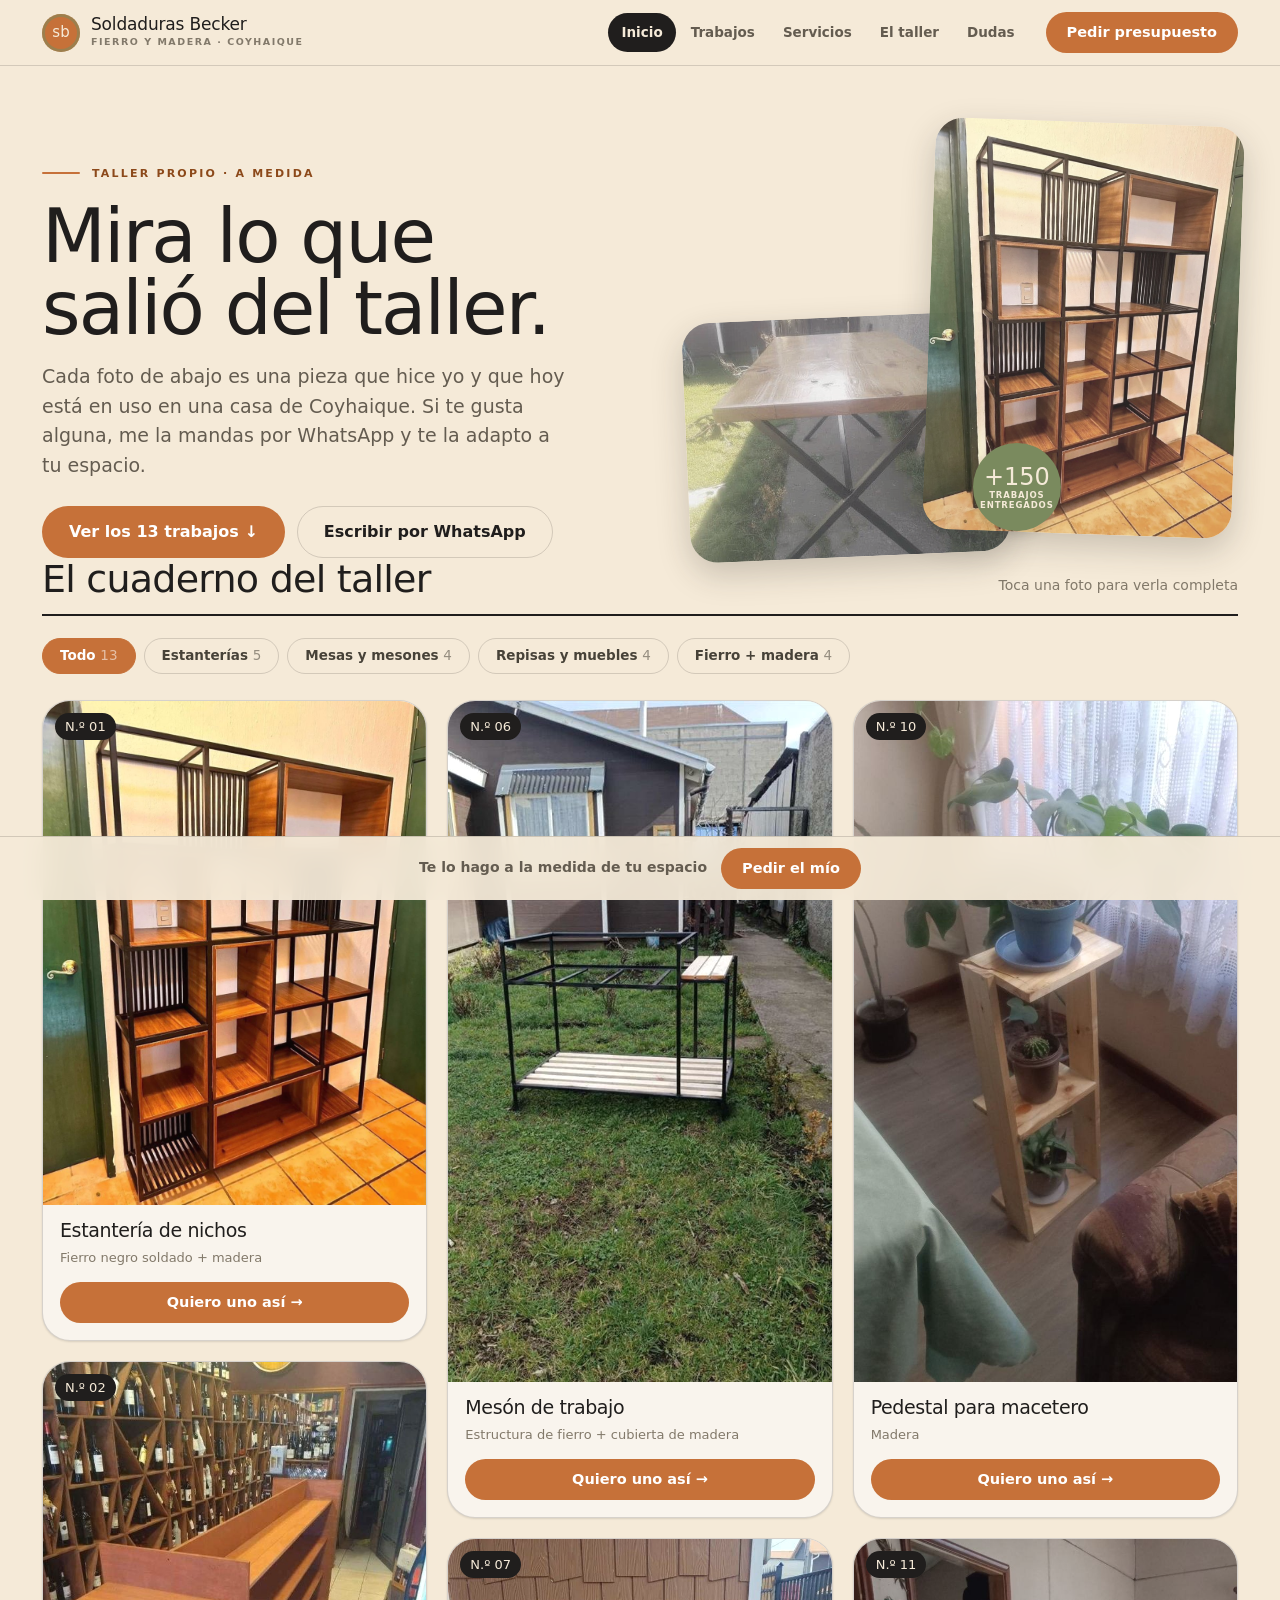
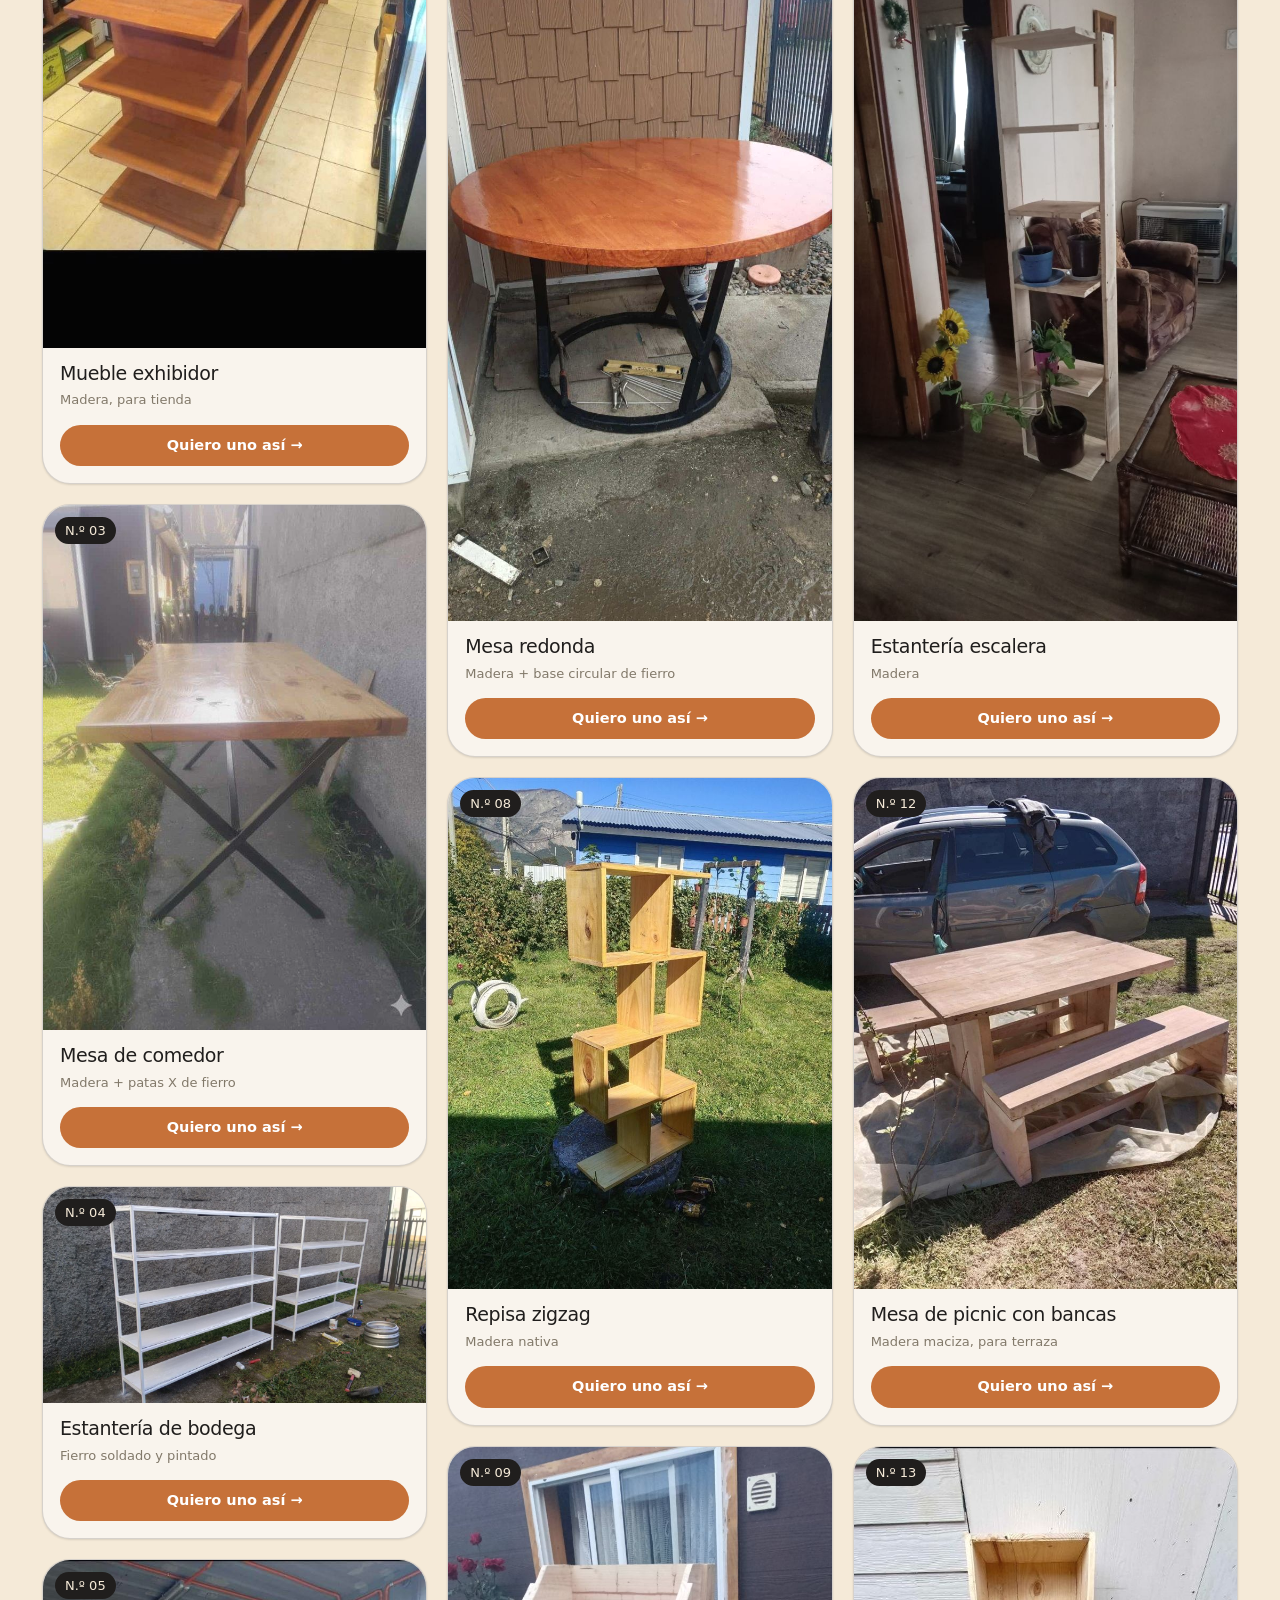
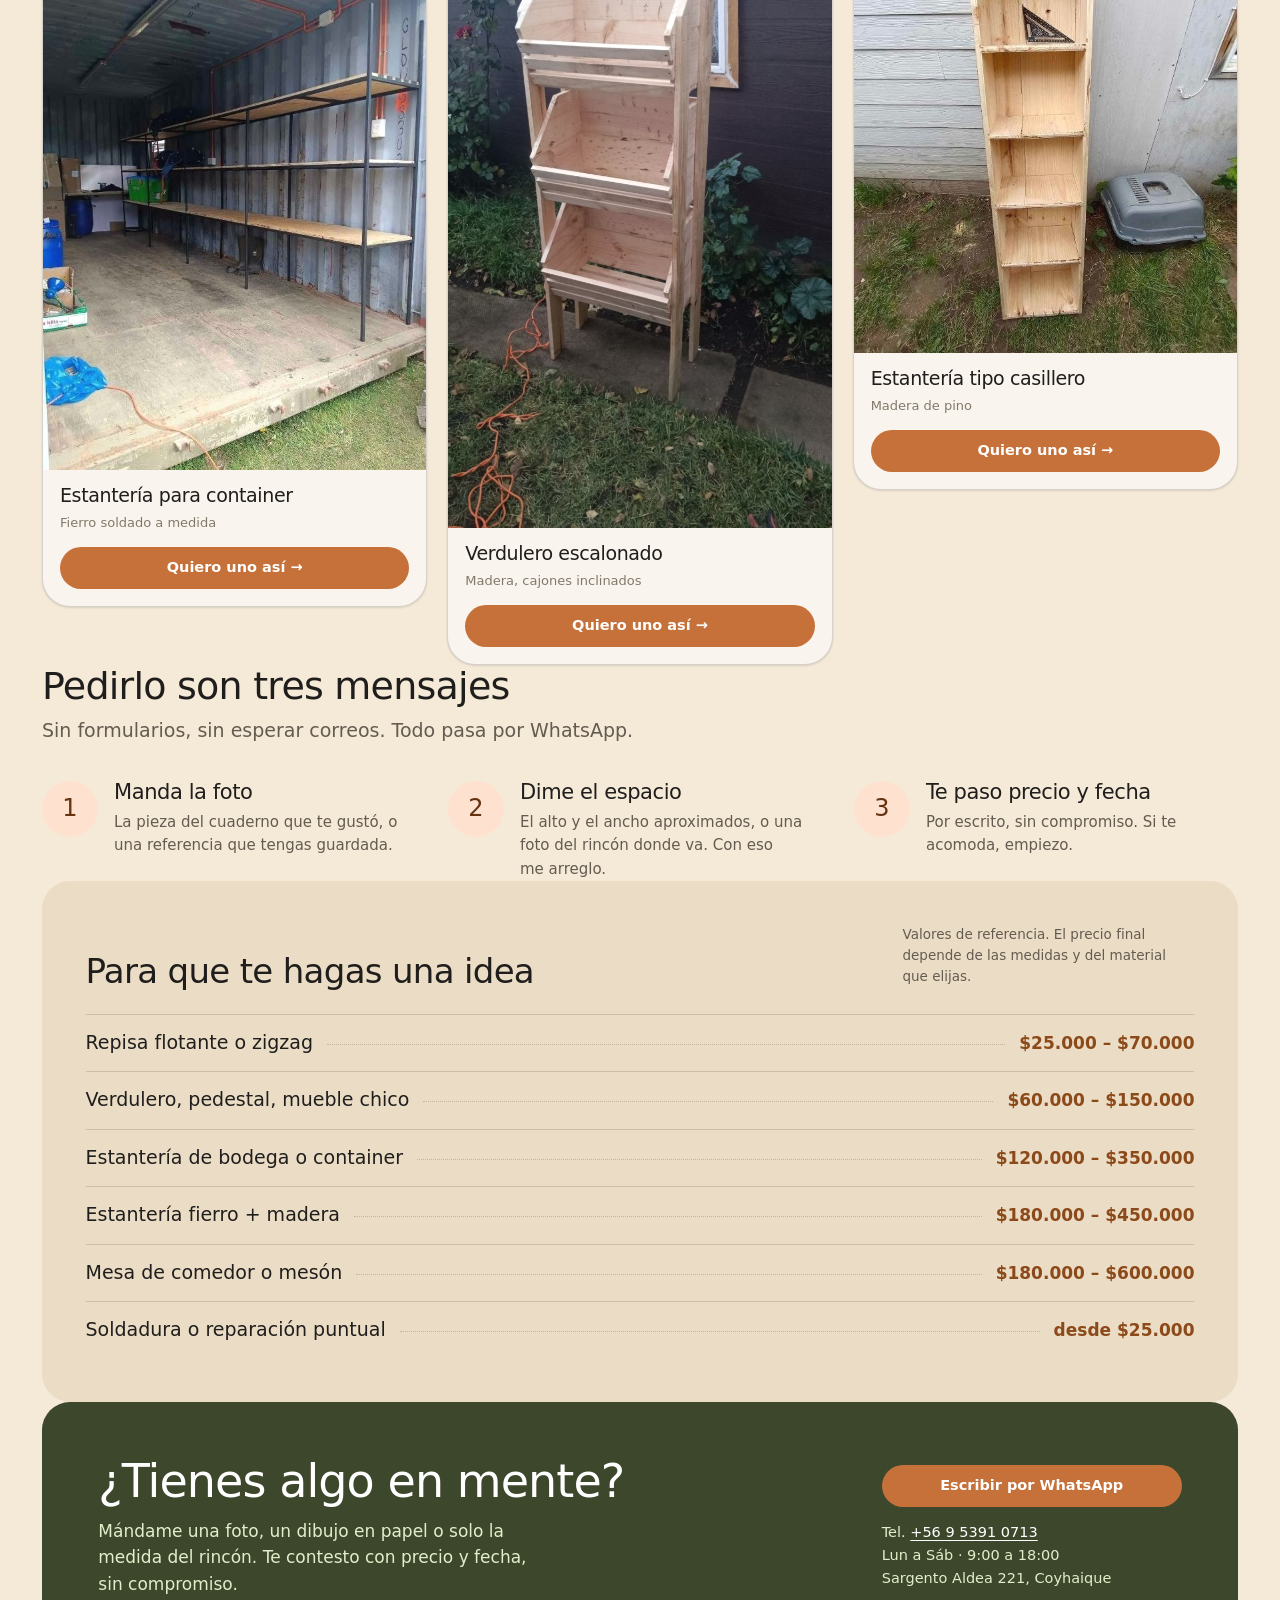
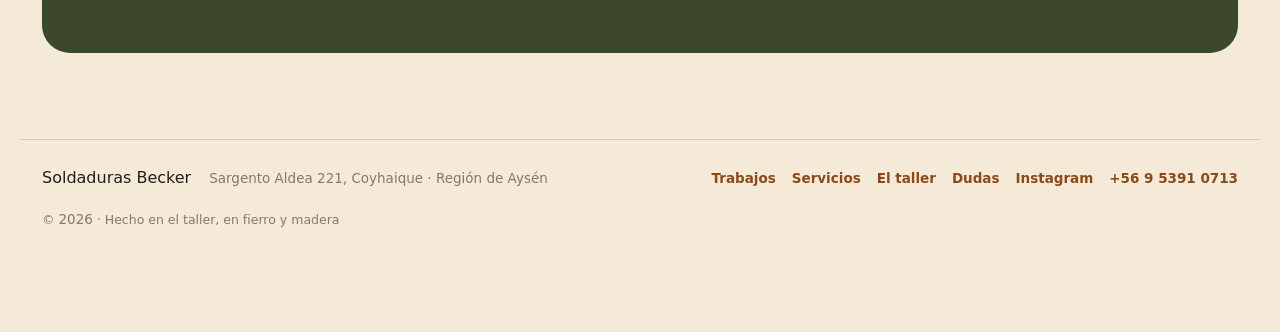
<file: index.html>
<!DOCTYPE html>
<html lang="es">
<head>
  <meta charset="UTF-8" />
  <meta name="viewport" content="width=device-width, initial-scale=1.0" />
  <title>Soldaduras Becker | Muebles de fierro y madera a medida en Coyhaique</title>
  <meta name="description" content="Mira los trabajos reales del taller — estanterías, mesas, mesones y muebles en fierro y madera hechos a medida en Coyhaique. Elige la pieza que te gustó y pídela por WhatsApp." />
  <meta name="theme-color" content="#f5ead8" />

  <meta http-equiv="Content-Security-Policy" content="default-src 'self'; img-src 'self' data: https://*.google-analytics.com https://*.googletagmanager.com; style-src 'self' https://fonts.googleapis.com; font-src https://fonts.gstatic.com; script-src 'self' https://www.googletagmanager.com; connect-src 'self' https://*.google-analytics.com https://*.analytics.google.com https://*.googletagmanager.com; frame-src https://www.googletagmanager.com; base-uri 'self'; form-action 'self'" />
  <meta name="referrer" content="strict-origin-when-cross-origin" />

  <meta property="og:title" content="Soldaduras Becker | Fierro y madera a medida en Coyhaique" />
  <meta property="og:description" content="Mira los trabajos reales del taller — estanterías, mesas, mesones y muebles en fierro y madera hechos a medida en Coyhaique. Elige la pieza que te gustó y pídela por WhatsApp." />
  <meta property="og:type" content="website" />
  <meta property="og:url" content="https://5egaloz.github.io/soldaduras-becker/" />
  <meta property="og:image" content="https://5egaloz.github.io/soldaduras-becker/assets/og-imagen.jpg" />
  <meta name="twitter:card" content="summary_large_image" />
  <meta name="twitter:title" content="Soldaduras Becker | Fierro y madera a medida en Coyhaique" />
  <meta name="twitter:description" content="Mira los trabajos reales del taller — estanterías, mesas, mesones y muebles en fierro y madera hechos a medida en Coyhaique. Elige la pieza que te gustó y pídela por WhatsApp." />
  <meta name="twitter:image" content="https://5egaloz.github.io/soldaduras-becker/assets/og-imagen.jpg" />

  <link rel="canonical" href="https://5egaloz.github.io/soldaduras-becker/" />
  <link rel="icon" type="image/svg+xml" href="assets/favicon.svg" />

  <script type="application/ld+json">
  {
    "@context": "https://schema.org",
    "@type": "LocalBusiness",
    "name": "Soldaduras Becker",
    "description": "Taller de muebles y estructuras en fierro y madera a medida: estanterías, mesas, mesones, repisas y soldadura general.",
    "url": "https://5egaloz.github.io/soldaduras-becker/",
    "image": "https://5egaloz.github.io/soldaduras-becker/assets/og-imagen.jpg",
    "telephone": "+56953910713",
    "address": {
      "@type": "PostalAddress",
      "streetAddress": "Sargento Aldea 221",
      "addressLocality": "Coyhaique",
      "addressRegion": "Región de Aysén",
      "addressCountry": "CL"
    },
    "areaServed": "Coyhaique y alrededores, Región de Aysén, Chile",
    "openingHours": "Mo-Sa 09:00-18:00",
    "priceRange": "$$",
    "sameAs": ["https://www.instagram.com/muebleria.becker/"]
  }
  </script>

  <link rel="preconnect" href="https://fonts.googleapis.com" />
  <link rel="preconnect" href="https://fonts.gstatic.com" crossorigin />
  <link href="https://fonts.googleapis.com/css2?family=Caprasimo&family=Figtree:wght@400;500;600;700;800&display=swap" rel="stylesheet" />
  <link rel="stylesheet" href="style.css?v=20260726" />
  <script src="assets/gtm.js"></script>
</head>
<body>
  <noscript><iframe src="https://www.googletagmanager.com/ns.html?id=GTM-TWC8D49J" height="0" width="0" title="Google Tag Manager"></iframe></noscript>
  <header class="site-head">
    <div class="wrap site-head__inner">
      <a class="brand" href="index.html">
        <span class="brand__mark">sb</span>
        <span class="brand__txt">
          <b>Soldaduras Becker</b>
          <small>Fierro y madera · Coyhaique</small>
        </span>
      </a>
      <button class="site-head__toggle" type="button" aria-label="Abrir menú" aria-expanded="false" aria-controls="menu">
        <span></span><span></span><span></span>
      </button>
      <nav class="site-nav" id="menu">
        <a href="index.html" class="is-on" aria-current="page">Inicio</a>
        <a href="galeria.html">Trabajos</a>
        <a href="servicios.html">Servicios</a>
        <a href="nosotros.html">El taller</a>
        <a href="faq.html">Dudas</a>
      </nav>
      <a class="btn btn-primary site-head__cta" href="#" data-wa="56953910713" data-msg="Hola José, vi su página y quiero cotizar un mueble o trabajo a medida.">Pedir presupuesto</a>
    </div>
  </header>
  <main>
    <section class="wrap hero">
      <div class="hero__txt">
        <p class="eyebrow">Taller propio · a medida</p>
        <h1>Mira lo que<br />salió del taller.</h1>
        <p class="lead">Cada foto de abajo es una pieza que hice yo y que hoy está en uso en una casa de Coyhaique. Si te gusta alguna, me la mandas por WhatsApp y te la adapto a tu espacio.</p>
        <div class="hero__act">
          <a class="btn btn-primary btn-lg" href="#catalogo">Ver los 13 trabajos ↓</a>
          <a class="btn btn-outline btn-lg" href="#" data-wa="56953910713" data-msg="Hola José, vi su página y quiero cotizar un mueble o trabajo a medida.">Escribir por WhatsApp</a>
        </div>
      </div>
      <div class="hero__fotos">
        <figure class="hero__foto hero__foto--a"><img class="washed" src="assets/trabajos/trabajo-3.jpg" alt="Mesa de comedor de madera con patas X de fierro soldado" /></figure>
        <figure class="hero__foto hero__foto--b"><img class="washed" src="assets/trabajos/trabajo-1.jpg" alt="Estantería de fierro negro y madera instalada en casa de cliente" /></figure>
        <span class="hero__sello"><b>+150</b><small>trabajos<br />entregados</small></span>
      </div>
    </section>

    <section class="wrap" id="catalogo">
      <div class="sec-head">
        <h2>El cuaderno del taller</h2>
        <p>Toca una foto para verla completa</p>
      </div>
      <div class="filtros">
        <button class="chip is-on" type="button" data-filtro="todo">Todo <span>13</span></button>
        <button class="chip" type="button" data-filtro="estanterias">Estanterías <span>5</span></button>
        <button class="chip" type="button" data-filtro="mesas">Mesas y mesones <span>4</span></button>
        <button class="chip" type="button" data-filtro="muebles">Repisas y muebles <span>4</span></button>
        <button class="chip" type="button" data-filtro="mixto">Fierro + madera <span>4</span></button>
      </div>
      <div class="masonry">
        <figure class="pieza" data-cat="estanterias mixto" data-n="01" data-tipo="Estantería de nichos" data-material="Fierro negro soldado + madera">
          <button class="pieza__foto" type="button" aria-label="Ver la pieza N.º 01 en grande">
            <img class="washed" src="assets/trabajos/trabajo-1.jpg" alt="Estantería industrial de fierro negro y madera instalada en casa de cliente" loading="lazy" />
            <span class="pieza__n">N.º 01</span>
          </button>
          <figcaption class="pieza__cap">
            <h3>Estantería de nichos</h3>
            <p>Fierro negro soldado + madera</p>
            <a class="btn btn-primary btn-block" href="#" data-wa="56953910713" data-msg="Hola José, vi la pieza N.º 01 de su cuaderno (Estantería de nichos) y quiero una parecida. ¿Me la puede cotizar?">Quiero uno así →</a>
          </figcaption>
        </figure>
        <figure class="pieza" data-cat="muebles madera" data-n="02" data-tipo="Mueble exhibidor" data-material="Madera, para tienda">
          <button class="pieza__foto" type="button" aria-label="Ver la pieza N.º 02 en grande">
            <img class="washed" src="assets/trabajos/trabajo-2.jpg" alt="Mueble exhibidor de madera a medida para tienda de vinos" loading="lazy" />
            <span class="pieza__n">N.º 02</span>
          </button>
          <figcaption class="pieza__cap">
            <h3>Mueble exhibidor</h3>
            <p>Madera, para tienda</p>
            <a class="btn btn-primary btn-block" href="#" data-wa="56953910713" data-msg="Hola José, vi la pieza N.º 02 de su cuaderno (Mueble exhibidor) y quiero una parecida. ¿Me la puede cotizar?">Quiero uno así →</a>
          </figcaption>
        </figure>
        <figure class="pieza" data-cat="mesas mixto" data-n="03" data-tipo="Mesa de comedor" data-material="Madera + patas X de fierro">
          <button class="pieza__foto" type="button" aria-label="Ver la pieza N.º 03 en grande">
            <img class="washed" src="assets/trabajos/trabajo-3.jpg" alt="Mesa de comedor de madera con patas X de fierro soldado" loading="lazy" />
            <span class="pieza__n">N.º 03</span>
          </button>
          <figcaption class="pieza__cap">
            <h3>Mesa de comedor</h3>
            <p>Madera + patas X de fierro</p>
            <a class="btn btn-primary btn-block" href="#" data-wa="56953910713" data-msg="Hola José, vi la pieza N.º 03 de su cuaderno (Mesa de comedor) y quiero una parecida. ¿Me la puede cotizar?">Quiero uno así →</a>
          </figcaption>
        </figure>
        <figure class="pieza" data-cat="estanterias" data-n="04" data-tipo="Estantería de bodega" data-material="Fierro soldado y pintado">
          <button class="pieza__foto" type="button" aria-label="Ver la pieza N.º 04 en grande">
            <img class="washed" src="assets/trabajos/trabajo-4.jpg" alt="Estanterías metálicas soldadas y pintadas para bodega" loading="lazy" />
            <span class="pieza__n">N.º 04</span>
          </button>
          <figcaption class="pieza__cap">
            <h3>Estantería de bodega</h3>
            <p>Fierro soldado y pintado</p>
            <a class="btn btn-primary btn-block" href="#" data-wa="56953910713" data-msg="Hola José, vi la pieza N.º 04 de su cuaderno (Estantería de bodega) y quiero una parecida. ¿Me la puede cotizar?">Quiero uno así →</a>
          </figcaption>
        </figure>
        <figure class="pieza" data-cat="estanterias" data-n="05" data-tipo="Estantería para container" data-material="Fierro soldado a medida">
          <button class="pieza__foto" type="button" aria-label="Ver la pieza N.º 05 en grande">
            <img class="washed" src="assets/trabajos/trabajo-5.jpg" alt="Estantería metálica a medida instalada dentro de container de bodega" loading="lazy" />
            <span class="pieza__n">N.º 05</span>
          </button>
          <figcaption class="pieza__cap">
            <h3>Estantería para container</h3>
            <p>Fierro soldado a medida</p>
            <a class="btn btn-primary btn-block" href="#" data-wa="56953910713" data-msg="Hola José, vi la pieza N.º 05 de su cuaderno (Estantería para container) y quiero una parecida. ¿Me la puede cotizar?">Quiero uno así →</a>
          </figcaption>
        </figure>
        <figure class="pieza" data-cat="mesas mixto" data-n="06" data-tipo="Mesón de trabajo" data-material="Estructura de fierro + cubierta de madera">
          <button class="pieza__foto" type="button" aria-label="Ver la pieza N.º 06 en grande">
            <img class="washed" src="assets/trabajos/trabajo-6.jpg" alt="Mesón de estructura de fierro con cubiertas de madera" loading="lazy" />
            <span class="pieza__n">N.º 06</span>
          </button>
          <figcaption class="pieza__cap">
            <h3>Mesón de trabajo</h3>
            <p>Estructura de fierro + cubierta de madera</p>
            <a class="btn btn-primary btn-block" href="#" data-wa="56953910713" data-msg="Hola José, vi la pieza N.º 06 de su cuaderno (Mesón de trabajo) y quiero una parecida. ¿Me la puede cotizar?">Quiero uno así →</a>
          </figcaption>
        </figure>
        <figure class="pieza" data-cat="mesas mixto" data-n="07" data-tipo="Mesa redonda" data-material="Madera + base circular de fierro">
          <button class="pieza__foto" type="button" aria-label="Ver la pieza N.º 07 en grande">
            <img class="washed" src="assets/trabajos/trabajo-7.jpg" alt="Mesa redonda de madera con base circular de fierro soldado" loading="lazy" />
            <span class="pieza__n">N.º 07</span>
          </button>
          <figcaption class="pieza__cap">
            <h3>Mesa redonda</h3>
            <p>Madera + base circular de fierro</p>
            <a class="btn btn-primary btn-block" href="#" data-wa="56953910713" data-msg="Hola José, vi la pieza N.º 07 de su cuaderno (Mesa redonda) y quiero una parecida. ¿Me la puede cotizar?">Quiero uno así →</a>
          </figcaption>
        </figure>
        <figure class="pieza" data-cat="muebles madera" data-n="08" data-tipo="Repisa zigzag" data-material="Madera nativa">
          <button class="pieza__foto" type="button" aria-label="Ver la pieza N.º 08 en grande">
            <img class="washed" src="assets/trabajos/trabajo-8.jpg" alt="Repisa zigzag de madera nativa hecha a medida" loading="lazy" />
            <span class="pieza__n">N.º 08</span>
          </button>
          <figcaption class="pieza__cap">
            <h3>Repisa zigzag</h3>
            <p>Madera nativa</p>
            <a class="btn btn-primary btn-block" href="#" data-wa="56953910713" data-msg="Hola José, vi la pieza N.º 08 de su cuaderno (Repisa zigzag) y quiero una parecida. ¿Me la puede cotizar?">Quiero uno así →</a>
          </figcaption>
        </figure>
        <figure class="pieza" data-cat="muebles madera" data-n="09" data-tipo="Verdulero escalonado" data-material="Madera, cajones inclinados">
          <button class="pieza__foto" type="button" aria-label="Ver la pieza N.º 09 en grande">
            <img class="washed" src="assets/trabajos/trabajo-9.jpg" alt="Verdulero escalonado de madera con cajones inclinados para frutas y verduras" loading="lazy" />
            <span class="pieza__n">N.º 09</span>
          </button>
          <figcaption class="pieza__cap">
            <h3>Verdulero escalonado</h3>
            <p>Madera, cajones inclinados</p>
            <a class="btn btn-primary btn-block" href="#" data-wa="56953910713" data-msg="Hola José, vi la pieza N.º 09 de su cuaderno (Verdulero escalonado) y quiero una parecida. ¿Me la puede cotizar?">Quiero uno así →</a>
          </figcaption>
        </figure>
        <figure class="pieza" data-cat="muebles madera" data-n="10" data-tipo="Pedestal para macetero" data-material="Madera">
          <button class="pieza__foto" type="button" aria-label="Ver la pieza N.º 10 en grande">
            <img class="washed" src="assets/trabajos/trabajo-10.jpg" alt="Pedestal de madera para macetero con planta junto a la ventana" loading="lazy" />
            <span class="pieza__n">N.º 10</span>
          </button>
          <figcaption class="pieza__cap">
            <h3>Pedestal para macetero</h3>
            <p>Madera</p>
            <a class="btn btn-primary btn-block" href="#" data-wa="56953910713" data-msg="Hola José, vi la pieza N.º 10 de su cuaderno (Pedestal para macetero) y quiero una parecida. ¿Me la puede cotizar?">Quiero uno así →</a>
          </figcaption>
        </figure>
        <figure class="pieza" data-cat="estanterias madera" data-n="11" data-tipo="Estantería escalera" data-material="Madera">
          <button class="pieza__foto" type="button" aria-label="Ver la pieza N.º 11 en grande">
            <img class="washed" src="assets/trabajos/trabajo-11.jpg" alt="Estantería escalera de madera ambientada con plantas en el living" loading="lazy" />
            <span class="pieza__n">N.º 11</span>
          </button>
          <figcaption class="pieza__cap">
            <h3>Estantería escalera</h3>
            <p>Madera</p>
            <a class="btn btn-primary btn-block" href="#" data-wa="56953910713" data-msg="Hola José, vi la pieza N.º 11 de su cuaderno (Estantería escalera) y quiero una parecida. ¿Me la puede cotizar?">Quiero uno así →</a>
          </figcaption>
        </figure>
        <figure class="pieza" data-cat="mesas madera" data-n="12" data-tipo="Mesa de picnic con bancas" data-material="Madera maciza, para terraza">
          <button class="pieza__foto" type="button" aria-label="Ver la pieza N.º 12 en grande">
            <img class="washed" src="assets/trabajos/trabajo-12.jpg" alt="Mesa de picnic con bancas en madera maciza para terraza" loading="lazy" />
            <span class="pieza__n">N.º 12</span>
          </button>
          <figcaption class="pieza__cap">
            <h3>Mesa de picnic con bancas</h3>
            <p>Madera maciza, para terraza</p>
            <a class="btn btn-primary btn-block" href="#" data-wa="56953910713" data-msg="Hola José, vi la pieza N.º 12 de su cuaderno (Mesa de picnic con bancas) y quiero una parecida. ¿Me la puede cotizar?">Quiero uno así →</a>
          </figcaption>
        </figure>
        <figure class="pieza" data-cat="estanterias madera" data-n="13" data-tipo="Estantería tipo casillero" data-material="Madera de pino">
          <button class="pieza__foto" type="button" aria-label="Ver la pieza N.º 13 en grande">
            <img class="washed" src="assets/trabajos/trabajo-13.jpg" alt="Estantería columna tipo casillero de madera de pino" loading="lazy" />
            <span class="pieza__n">N.º 13</span>
          </button>
          <figcaption class="pieza__cap">
            <h3>Estantería tipo casillero</h3>
            <p>Madera de pino</p>
            <a class="btn btn-primary btn-block" href="#" data-wa="56953910713" data-msg="Hola José, vi la pieza N.º 13 de su cuaderno (Estantería tipo casillero) y quiero una parecida. ¿Me la puede cotizar?">Quiero uno así →</a>
          </figcaption>
        </figure>
      </div>
    </section>

    <section class="wrap">
      <h2 class="h-sec">Pedirlo son tres mensajes</h2>
      <p class="lead lead--sec">Sin formularios, sin esperar correos. Todo pasa por WhatsApp.</p>
      <div class="pasos">
        <div class="paso"><span class="paso__n">1</span><div><h3>Manda la foto</h3><p>La pieza del cuaderno que te gustó, o una referencia que tengas guardada.</p></div></div>
        <div class="paso"><span class="paso__n">2</span><div><h3>Dime el espacio</h3><p>El alto y el ancho aproximados, o una foto del rincón donde va. Con eso me arreglo.</p></div></div>
        <div class="paso"><span class="paso__n">3</span><div><h3>Te paso precio y fecha</h3><p>Por escrito, sin compromiso. Si te acomoda, empiezo.</p></div></div>
      </div>
    </section>

    <section class="wrap">
      <div class="valores">
        <div class="valores__head">
          <h2>Para que te hagas una idea</h2>
          <p>Valores de referencia. El precio final depende de las medidas y del material que elijas.</p>
        </div>
        <div class="valores__lista">
          <div class="valor"><span class="valor__t">Repisa flotante o zigzag</span><span class="valor__d"></span><span class="valor__p">$25.000 – $70.000</span></div>
          <div class="valor"><span class="valor__t">Verdulero, pedestal, mueble chico</span><span class="valor__d"></span><span class="valor__p">$60.000 – $150.000</span></div>
          <div class="valor"><span class="valor__t">Estantería de bodega o container</span><span class="valor__d"></span><span class="valor__p">$120.000 – $350.000</span></div>
          <div class="valor"><span class="valor__t">Estantería fierro + madera</span><span class="valor__d"></span><span class="valor__p">$180.000 – $450.000</span></div>
          <div class="valor"><span class="valor__t">Mesa de comedor o mesón</span><span class="valor__d"></span><span class="valor__p">$180.000 – $600.000</span></div>
          <div class="valor"><span class="valor__t">Soldadura o reparación puntual</span><span class="valor__d"></span><span class="valor__p">desde $25.000</span></div>
        </div>
      </div>
    </section>

  <section class="wrap">
    <div class="cierre">
      <div class="cierre__txt">
        <h2>¿Tienes algo en mente?</h2>
        <p>Mándame una foto, un dibujo en papel o solo la medida del rincón. Te contesto con precio y fecha, sin compromiso.</p>
      </div>
      <div class="cierre__act">
        <a class="btn btn-primary btn-block" href="#" data-wa="56953910713" data-msg="Hola José, vi su página y quiero cotizar un mueble o trabajo a medida.">Escribir por WhatsApp</a>
        <p class="cierre__datos">
          Tel. <a href="tel:+56953910713">+56 9 5391 0713</a><br />
          Lun a Sáb · 9:00 a 18:00<br />
          Sargento Aldea 221, Coyhaique
        </p>
      </div>
    </div>
  </section>
  </main>
  <footer class="site-foot">
    <div class="wrap site-foot__inner">
      <b>Soldaduras Becker</b>
      <span>Sargento Aldea 221, Coyhaique · Región de Aysén</span>
      <nav>
        <a href="galeria.html">Trabajos</a>
        <a href="servicios.html">Servicios</a>
        <a href="nosotros.html">El taller</a>
        <a href="faq.html">Dudas</a>
        <a href="https://www.instagram.com/muebleria.becker/" target="_blank" rel="noopener">Instagram</a>
        <a href="tel:+56953910713">+56 9 5391 0713</a>
      </nav>
      <small>© <span id="year"></span> · Hecho en el taller, en fierro y madera</small>
    </div>
  </footer>

  <div class="wabar">
    <span class="wabar__txt">Te lo hago a la medida de tu espacio</span>
    <a class="btn btn-primary" href="#" data-wa="56953910713" data-msg="Hola José, vi su página y quiero pedir un trabajo a medida.">Pedir el mío</a>
  </div>

  <script src="script.js?v=20260726"></script>
  <script src="analytics.js"></script>
</body>
</html>
</file>
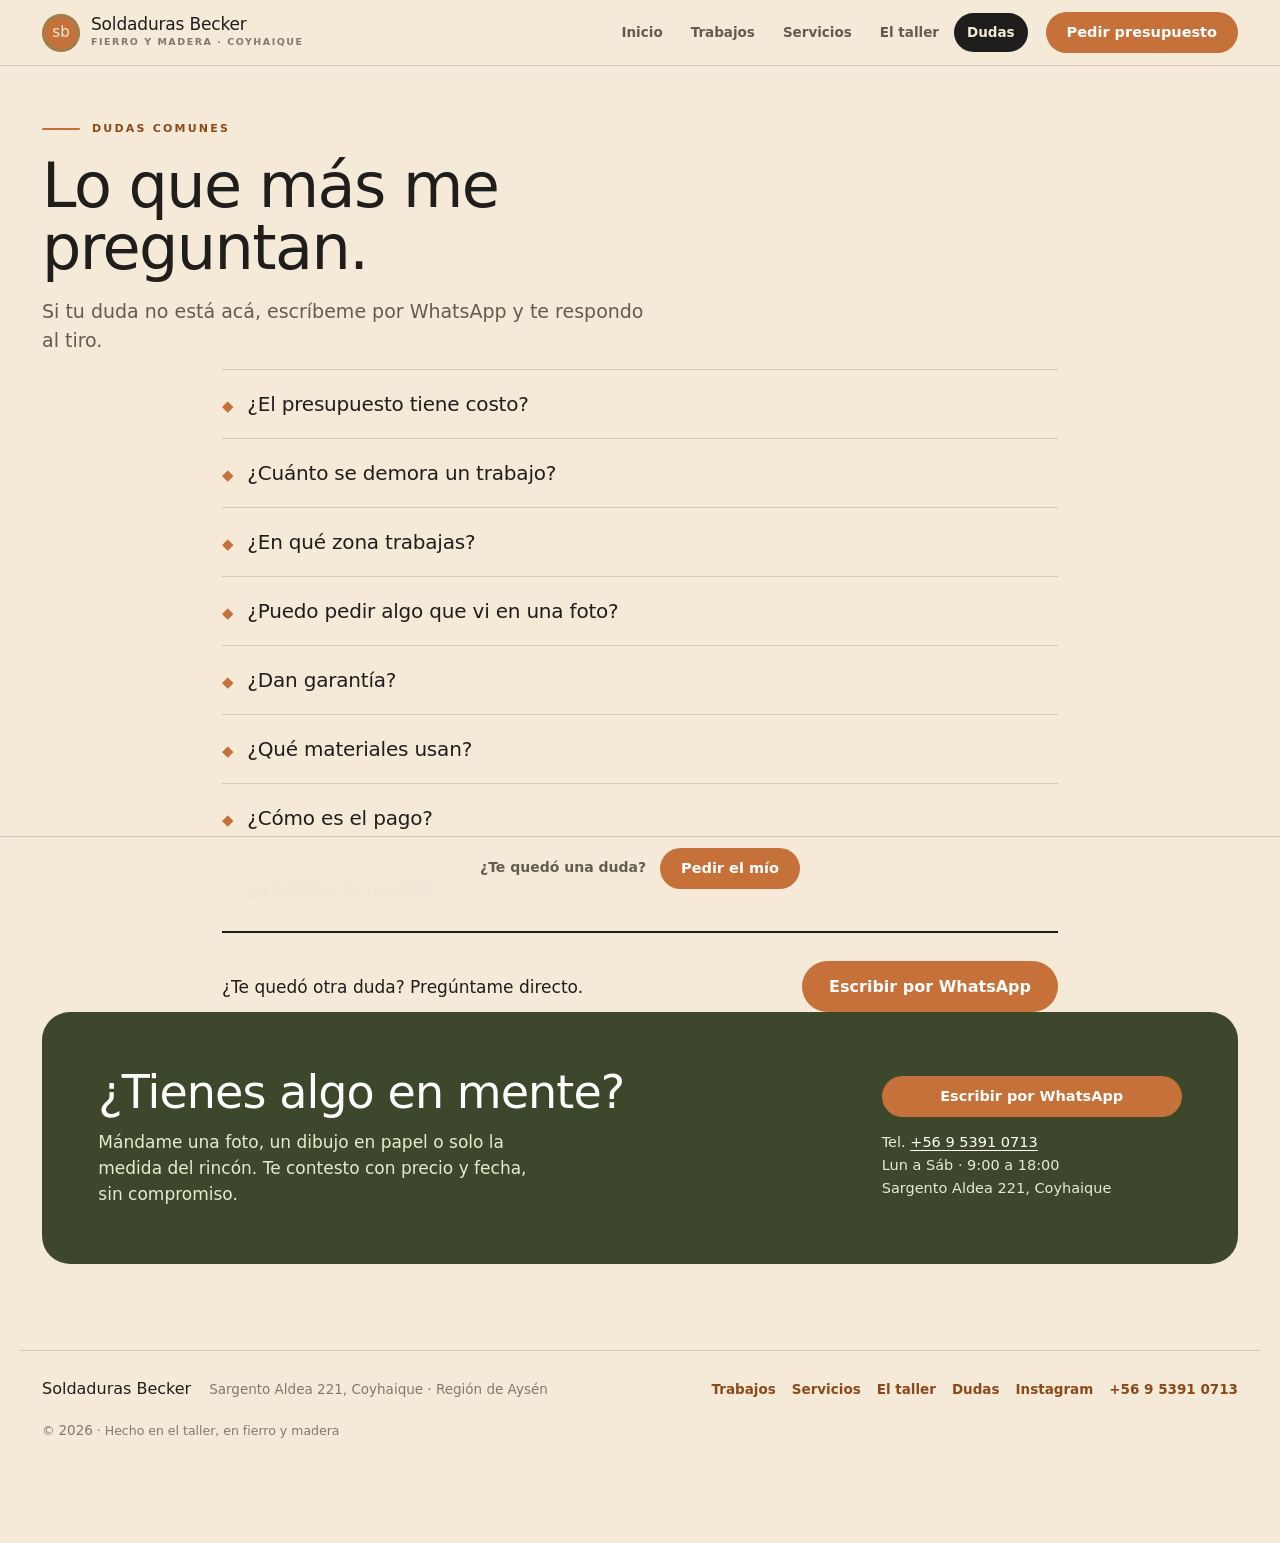
<file: faq.html>
<!DOCTYPE html>
<html lang="es">
<head>
  <meta charset="UTF-8" />
  <meta name="viewport" content="width=device-width, initial-scale=1.0" />
  <title>Dudas frecuentes | Soldaduras Becker · Coyhaique</title>
  <meta name="description" content="Precio, plazos, garantía, materiales y forma de pago de los trabajos en fierro y madera de Soldaduras Becker, Coyhaique. Si tu duda no está, pregúntame por WhatsApp." />
  <meta name="theme-color" content="#f5ead8" />

  <meta http-equiv="Content-Security-Policy" content="default-src 'self'; img-src 'self' data: https://*.google-analytics.com https://*.googletagmanager.com; style-src 'self' https://fonts.googleapis.com; font-src https://fonts.gstatic.com; script-src 'self' https://www.googletagmanager.com; connect-src 'self' https://*.google-analytics.com https://*.analytics.google.com https://*.googletagmanager.com; frame-src https://www.googletagmanager.com; base-uri 'self'; form-action 'self'" />
  <meta name="referrer" content="strict-origin-when-cross-origin" />

  <meta property="og:title" content="Dudas frecuentes | Soldaduras Becker" />
  <meta property="og:description" content="Precio, plazos, garantía, materiales y forma de pago de los trabajos en fierro y madera de Soldaduras Becker, Coyhaique. Si tu duda no está, pregúntame por WhatsApp." />
  <meta property="og:type" content="website" />
  <meta property="og:url" content="https://5egaloz.github.io/soldaduras-becker/faq.html" />
  <meta property="og:image" content="https://5egaloz.github.io/soldaduras-becker/assets/og-imagen.jpg" />
  <meta name="twitter:card" content="summary_large_image" />
  <meta name="twitter:title" content="Dudas frecuentes | Soldaduras Becker" />
  <meta name="twitter:description" content="Precio, plazos, garantía, materiales y forma de pago de los trabajos en fierro y madera de Soldaduras Becker, Coyhaique. Si tu duda no está, pregúntame por WhatsApp." />
  <meta name="twitter:image" content="https://5egaloz.github.io/soldaduras-becker/assets/og-imagen.jpg" />

  <link rel="canonical" href="https://5egaloz.github.io/soldaduras-becker/faq.html" />
  <link rel="icon" type="image/svg+xml" href="assets/favicon.svg" />

  <script type="application/ld+json">
  {
    "@context": "https://schema.org",
    "@type": "LocalBusiness",
    "name": "Soldaduras Becker",
    "description": "Taller de muebles y estructuras en fierro y madera a medida: estanterías, mesas, mesones, repisas y soldadura general.",
    "url": "https://5egaloz.github.io/soldaduras-becker/",
    "image": "https://5egaloz.github.io/soldaduras-becker/assets/og-imagen.jpg",
    "telephone": "+56953910713",
    "address": {
      "@type": "PostalAddress",
      "streetAddress": "Sargento Aldea 221",
      "addressLocality": "Coyhaique",
      "addressRegion": "Región de Aysén",
      "addressCountry": "CL"
    },
    "areaServed": "Coyhaique y alrededores, Región de Aysén, Chile",
    "openingHours": "Mo-Sa 09:00-18:00",
    "priceRange": "$$",
    "sameAs": ["https://www.instagram.com/muebleria.becker/"]
  }
  </script>

  <link rel="preconnect" href="https://fonts.googleapis.com" />
  <link rel="preconnect" href="https://fonts.gstatic.com" crossorigin />
  <link href="https://fonts.googleapis.com/css2?family=Caprasimo&family=Figtree:wght@400;500;600;700;800&display=swap" rel="stylesheet" />
  <link rel="stylesheet" href="style.css?v=20260726" />
  <script src="assets/gtm.js"></script>
</head>
<body>
  <noscript><iframe src="https://www.googletagmanager.com/ns.html?id=GTM-TWC8D49J" height="0" width="0" title="Google Tag Manager"></iframe></noscript>
  <header class="site-head">
    <div class="wrap site-head__inner">
      <a class="brand" href="index.html">
        <span class="brand__mark">sb</span>
        <span class="brand__txt">
          <b>Soldaduras Becker</b>
          <small>Fierro y madera · Coyhaique</small>
        </span>
      </a>
      <button class="site-head__toggle" type="button" aria-label="Abrir menú" aria-expanded="false" aria-controls="menu">
        <span></span><span></span><span></span>
      </button>
      <nav class="site-nav" id="menu">
        <a href="index.html">Inicio</a>
        <a href="galeria.html">Trabajos</a>
        <a href="servicios.html">Servicios</a>
        <a href="nosotros.html">El taller</a>
        <a href="faq.html" class="is-on" aria-current="page">Dudas</a>
      </nav>
      <a class="btn btn-primary site-head__cta" href="#" data-wa="56953910713" data-msg="Hola José, vi su página y quiero cotizar un mueble o trabajo a medida.">Pedir presupuesto</a>
    </div>
  </header>
  <main>
    <section class="wrap page-top page-top--narrow">
      <p class="eyebrow">Dudas comunes</p>
      <h1>Lo que más me preguntan.</h1>
      <p class="lead">Si tu duda no está acá, escríbeme por WhatsApp y te respondo al tiro.</p>
    </section>
    <section class="wrap wrap--narrow">
      <div class="faq">
        <details>
          <summary><span class="faq__mk">◆</span>¿El presupuesto tiene costo?</summary>
          <p>No. Cotizar es gratis y sin compromiso. Me cuentas qué necesitas o me mandas una foto, y te paso el precio por escrito antes de empezar nada.</p>
        </details>
        <details>
          <summary><span class="faq__mk">◆</span>¿Cuánto se demora un trabajo?</summary>
          <p>Depende del tamaño y de si es solo fierro, solo madera o los dos. Cuando te paso el presupuesto te doy una fecha concreta y la respeto. Los trabajos chicos salen en pocos días.</p>
        </details>
        <details>
          <summary><span class="faq__mk">◆</span>¿En qué zona trabajas?</summary>
          <p>Coyhaique y alrededores, Región de Aysén. Si estás un poco más lejos escríbeme igual y vemos cómo coordinar la entrega o la instalación.</p>
        </details>
        <details>
          <summary><span class="faq__mk">◆</span>¿Puedo pedir algo que vi en una foto?</summary>
          <p>Sí, es lo más común. Me mandas la foto y lo fabricamos parecido o adaptado a tu espacio, tu uso y tu presupuesto.</p>
        </details>
        <details>
          <summary><span class="faq__mk">◆</span>¿Dan garantía?</summary>
          <p>Sí. Si algo falla por mi trabajo, una soldadura o un armado, lo arreglo sin costo. Uso buen material justamente para que dure años, no meses.</p>
        </details>
        <details>
          <summary><span class="faq__mk">◆</span>¿Qué materiales usan?</summary>
          <p>Fierro de buena calidad, bien soldado y pintado para que no se oxide, y madera según el proyecto: nativa o pino. Te muestro las opciones al cotizar para que elijas según el uso y el presupuesto.</p>
        </details>
        <details>
          <summary><span class="faq__mk">◆</span>¿Cómo es el pago?</summary>
          <p>Lo habitual es un abono para comprar el material y el resto contra entrega. Te lo dejo claro por escrito antes de empezar, sin sorpresas.</p>
        </details>
        <details>
          <summary><span class="faq__mk">◆</span>¿Instalan el mueble?</summary>
          <p>Sí, en Coyhaique lo llevo e instalo. Si es una estantería anclada a muro, la dejo puesta y a nivel.</p>
        </details>
      </div>
      <div class="faq__cierre">
        <p>¿Te quedó otra duda? Pregúntame directo.</p>
        <a class="btn btn-primary btn-lg" href="#" data-wa="56953910713" data-msg="Hola José, tengo una consulta sobre un trabajo en fierro y madera.">Escribir por WhatsApp</a>
      </div>
    </section>
  <section class="wrap">
    <div class="cierre">
      <div class="cierre__txt">
        <h2>¿Tienes algo en mente?</h2>
        <p>Mándame una foto, un dibujo en papel o solo la medida del rincón. Te contesto con precio y fecha, sin compromiso.</p>
      </div>
      <div class="cierre__act">
        <a class="btn btn-primary btn-block" href="#" data-wa="56953910713" data-msg="Hola José, vi su página y quiero cotizar un mueble o trabajo a medida.">Escribir por WhatsApp</a>
        <p class="cierre__datos">
          Tel. <a href="tel:+56953910713">+56 9 5391 0713</a><br />
          Lun a Sáb · 9:00 a 18:00<br />
          Sargento Aldea 221, Coyhaique
        </p>
      </div>
    </div>
  </section>
  </main>
  <footer class="site-foot">
    <div class="wrap site-foot__inner">
      <b>Soldaduras Becker</b>
      <span>Sargento Aldea 221, Coyhaique · Región de Aysén</span>
      <nav>
        <a href="galeria.html">Trabajos</a>
        <a href="servicios.html">Servicios</a>
        <a href="nosotros.html">El taller</a>
        <a href="faq.html">Dudas</a>
        <a href="https://www.instagram.com/muebleria.becker/" target="_blank" rel="noopener">Instagram</a>
        <a href="tel:+56953910713">+56 9 5391 0713</a>
      </nav>
      <small>© <span id="year"></span> · Hecho en el taller, en fierro y madera</small>
    </div>
  </footer>

  <div class="wabar">
    <span class="wabar__txt">¿Te quedó una duda?</span>
    <a class="btn btn-primary" href="#" data-wa="56953910713" data-msg="Hola José, vi su página y quiero pedir un trabajo a medida.">Pedir el mío</a>
  </div>

  <script src="script.js?v=20260726"></script>
  <script src="analytics.js"></script>
</body>
</html>
</file>
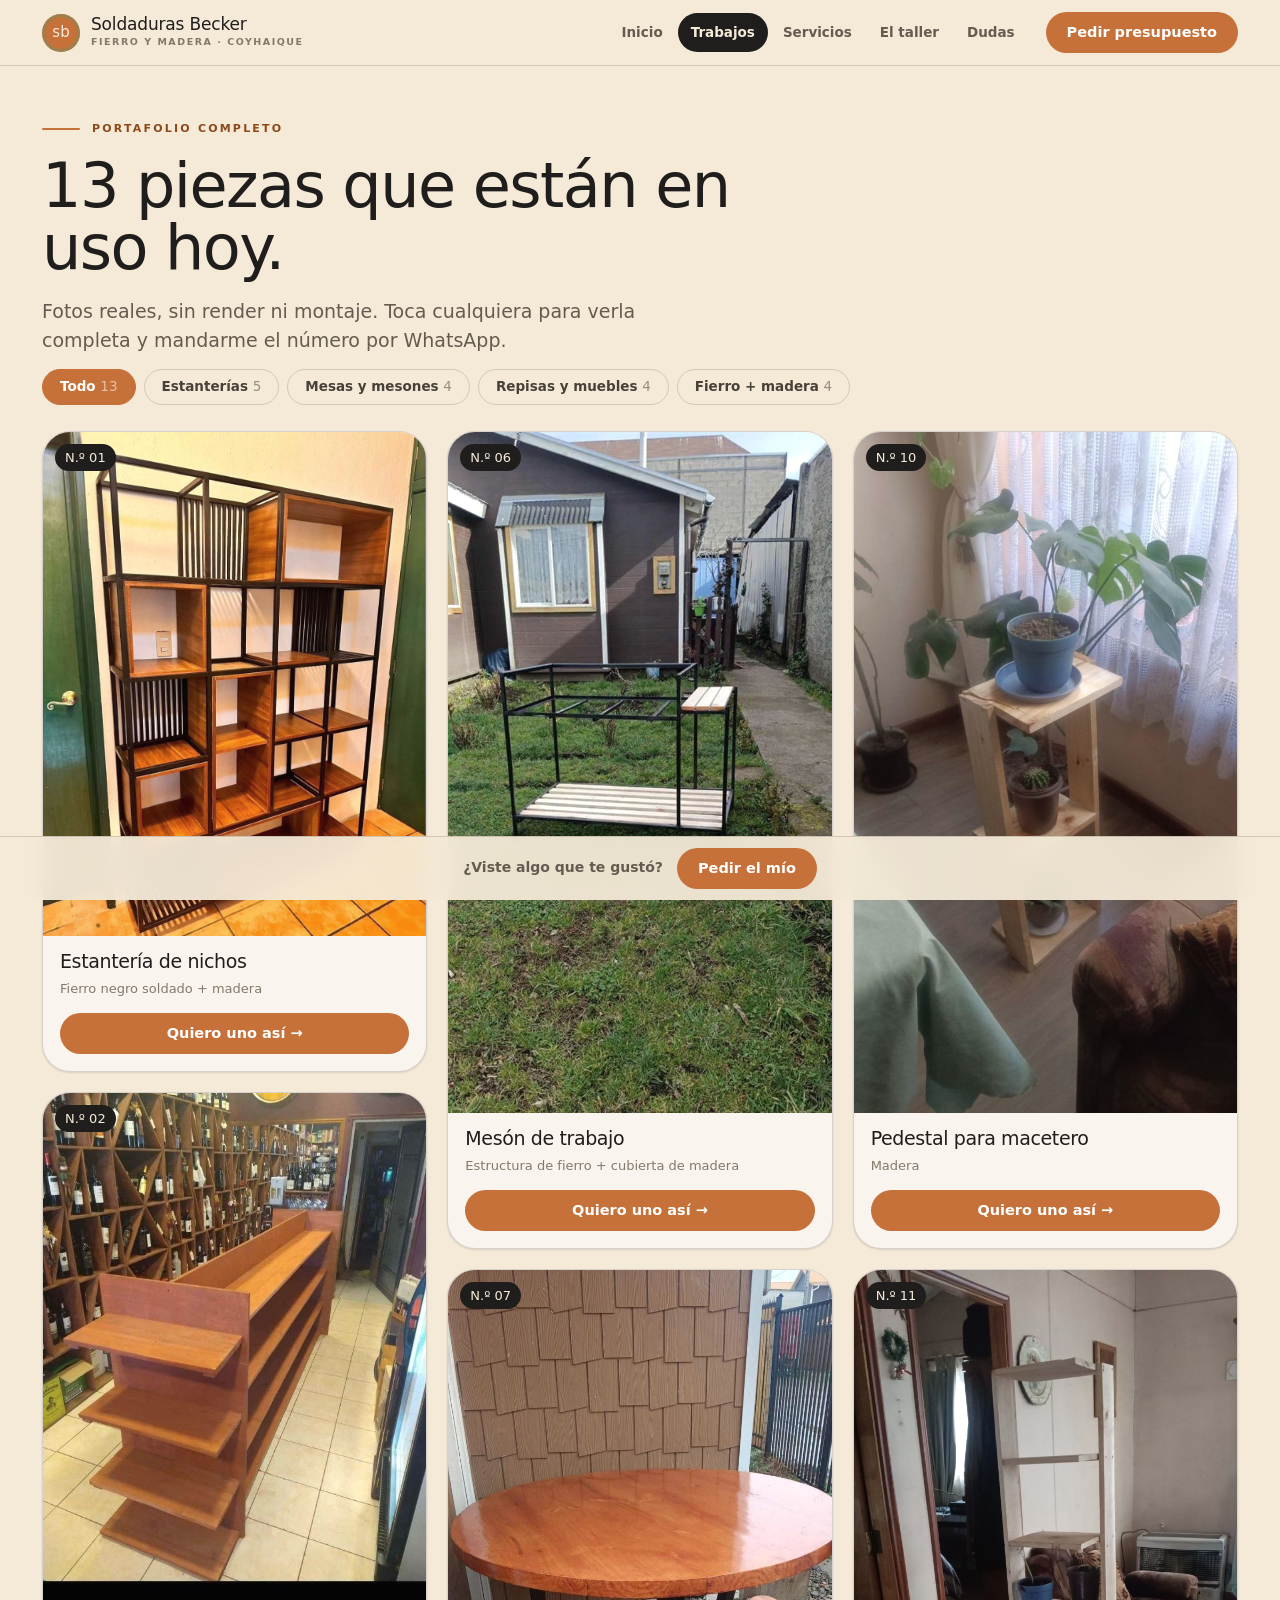
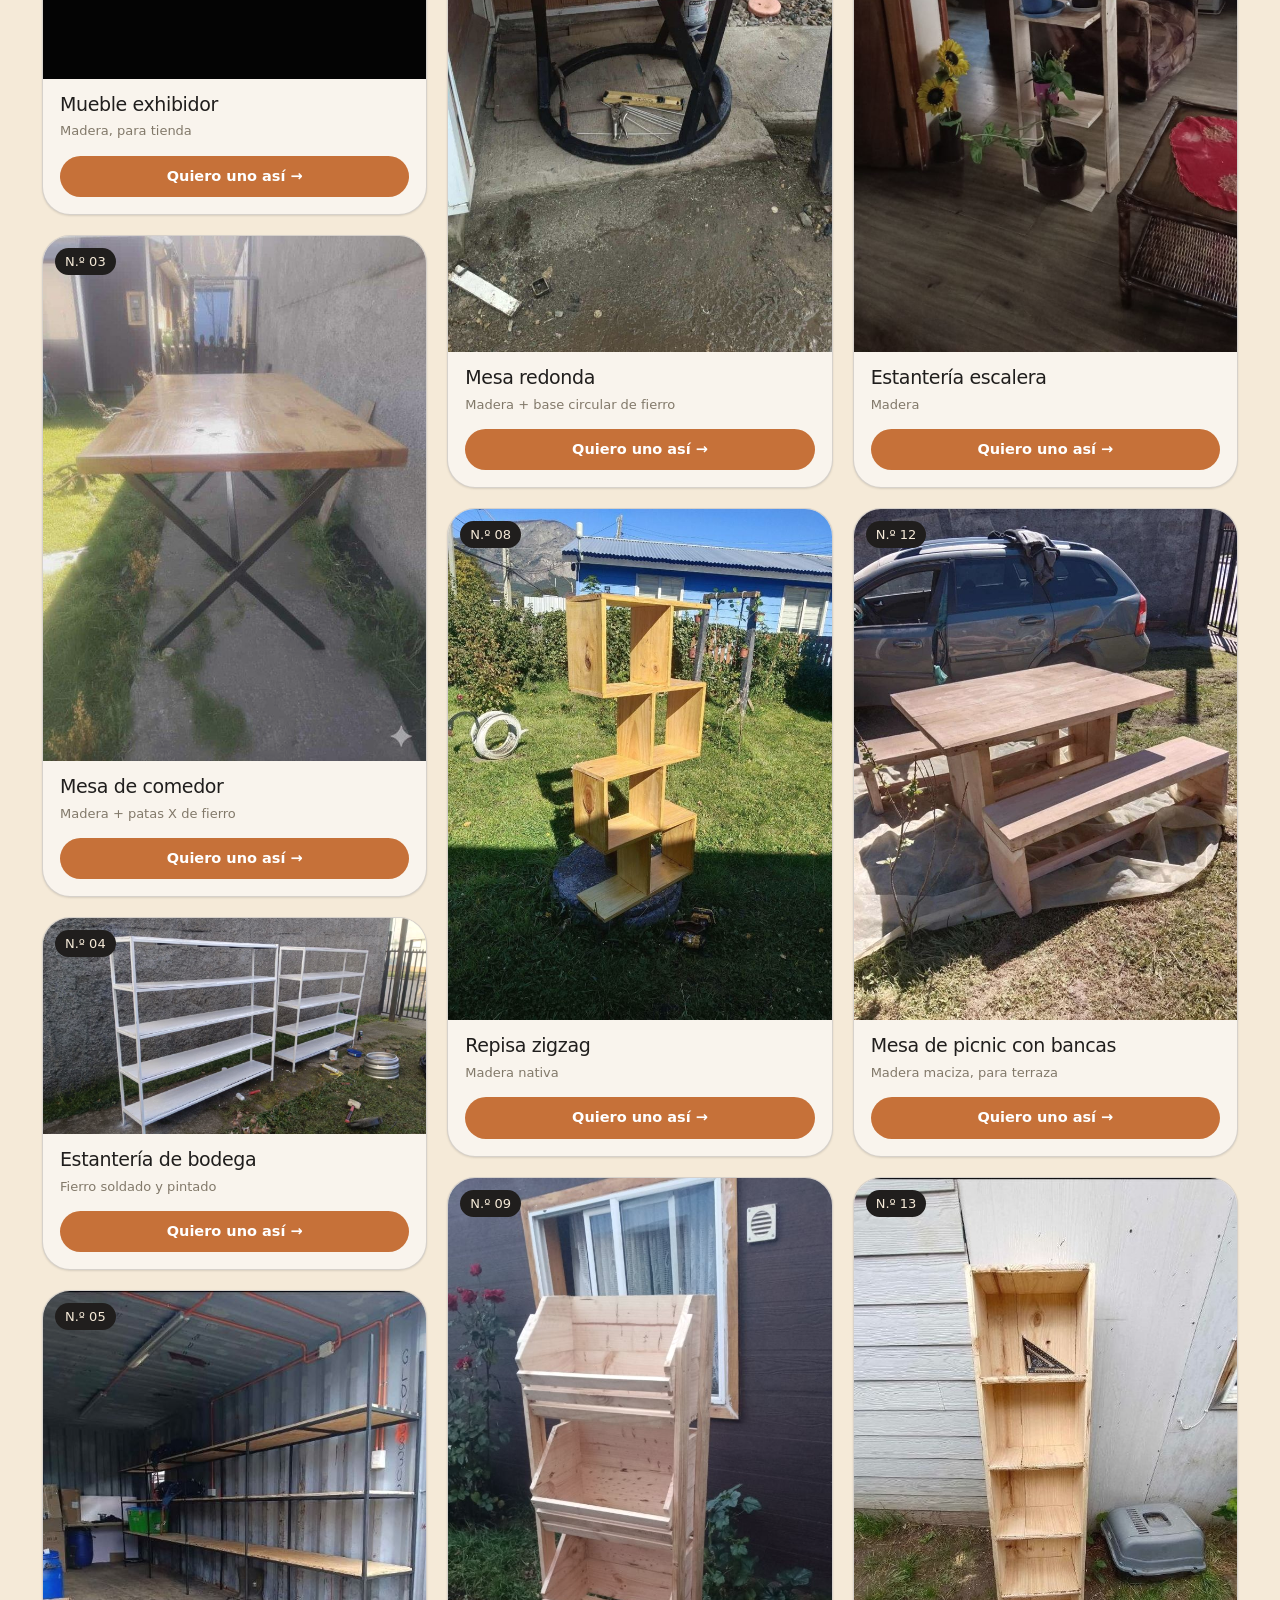
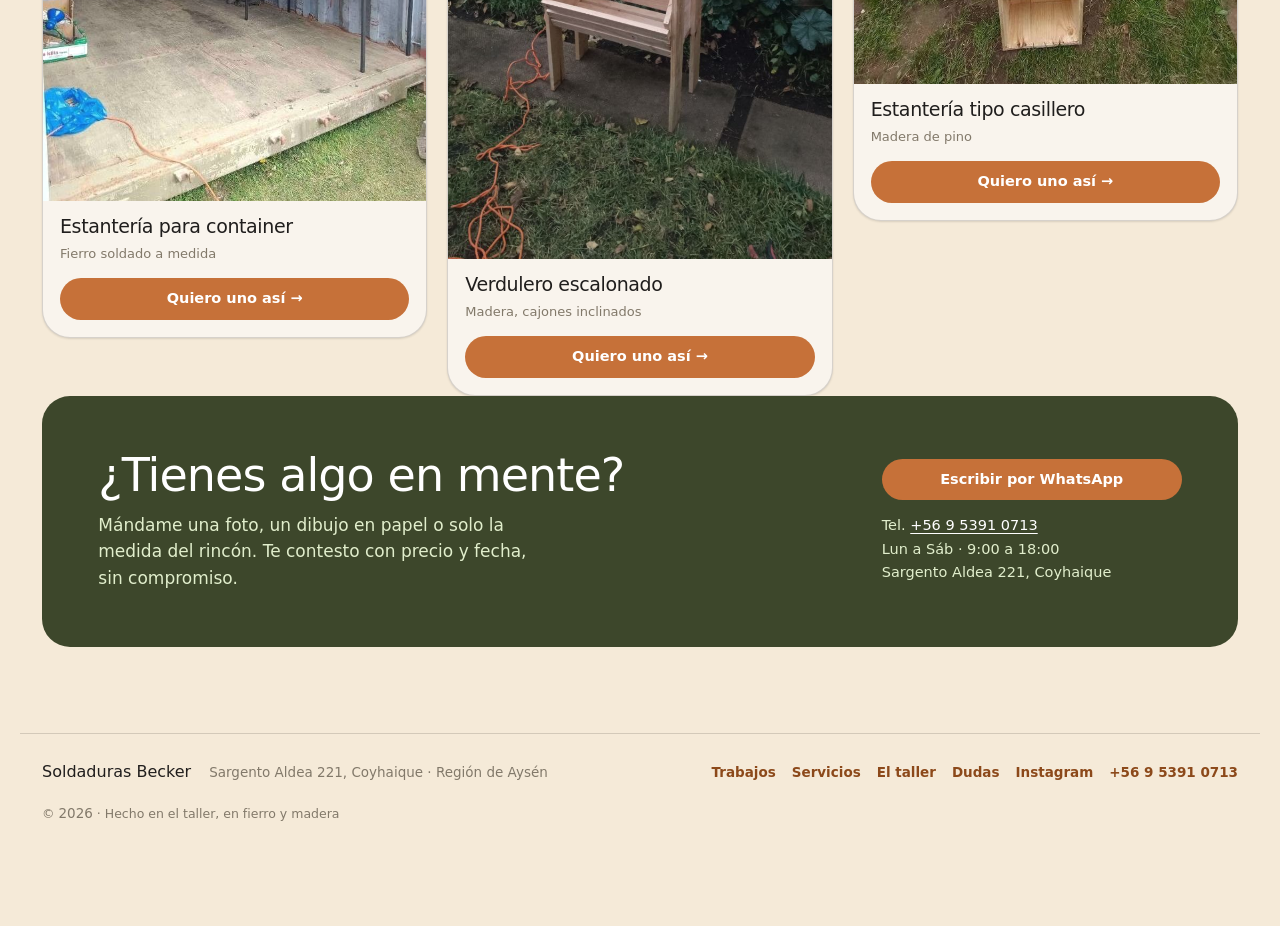
<file: galeria.html>
<!DOCTYPE html>
<html lang="es">
<head>
  <meta charset="UTF-8" />
  <meta name="viewport" content="width=device-width, initial-scale=1.0" />
  <title>Trabajos reales | Soldaduras Becker · Fierro y madera en Coyhaique</title>
  <meta name="description" content="13 trabajos reales del taller: estanterías, mesas, mesones, repisas y muebles a medida en fierro y madera, Coyhaique. Elige el que te gustó y pídelo por WhatsApp." />
  <meta name="theme-color" content="#f5ead8" />

  <meta http-equiv="Content-Security-Policy" content="default-src 'self'; img-src 'self' data: https://*.google-analytics.com https://*.googletagmanager.com; style-src 'self' https://fonts.googleapis.com; font-src https://fonts.gstatic.com; script-src 'self' https://www.googletagmanager.com; connect-src 'self' https://*.google-analytics.com https://*.analytics.google.com https://*.googletagmanager.com; frame-src https://www.googletagmanager.com; base-uri 'self'; form-action 'self'" />
  <meta name="referrer" content="strict-origin-when-cross-origin" />

  <meta property="og:title" content="Trabajos reales | Soldaduras Becker" />
  <meta property="og:description" content="13 trabajos reales del taller: estanterías, mesas, mesones, repisas y muebles a medida en fierro y madera, Coyhaique. Elige el que te gustó y pídelo por WhatsApp." />
  <meta property="og:type" content="website" />
  <meta property="og:url" content="https://5egaloz.github.io/soldaduras-becker/galeria.html" />
  <meta property="og:image" content="https://5egaloz.github.io/soldaduras-becker/assets/og-imagen.jpg" />
  <meta name="twitter:card" content="summary_large_image" />
  <meta name="twitter:title" content="Trabajos reales | Soldaduras Becker" />
  <meta name="twitter:description" content="13 trabajos reales del taller: estanterías, mesas, mesones, repisas y muebles a medida en fierro y madera, Coyhaique. Elige el que te gustó y pídelo por WhatsApp." />
  <meta name="twitter:image" content="https://5egaloz.github.io/soldaduras-becker/assets/og-imagen.jpg" />

  <link rel="canonical" href="https://5egaloz.github.io/soldaduras-becker/galeria.html" />
  <link rel="icon" type="image/svg+xml" href="assets/favicon.svg" />

  <script type="application/ld+json">
  {
    "@context": "https://schema.org",
    "@type": "LocalBusiness",
    "name": "Soldaduras Becker",
    "description": "Taller de muebles y estructuras en fierro y madera a medida: estanterías, mesas, mesones, repisas y soldadura general.",
    "url": "https://5egaloz.github.io/soldaduras-becker/",
    "image": "https://5egaloz.github.io/soldaduras-becker/assets/og-imagen.jpg",
    "telephone": "+56953910713",
    "address": {
      "@type": "PostalAddress",
      "streetAddress": "Sargento Aldea 221",
      "addressLocality": "Coyhaique",
      "addressRegion": "Región de Aysén",
      "addressCountry": "CL"
    },
    "areaServed": "Coyhaique y alrededores, Región de Aysén, Chile",
    "openingHours": "Mo-Sa 09:00-18:00",
    "priceRange": "$$",
    "sameAs": ["https://www.instagram.com/muebleria.becker/"]
  }
  </script>

  <link rel="preconnect" href="https://fonts.googleapis.com" />
  <link rel="preconnect" href="https://fonts.gstatic.com" crossorigin />
  <link href="https://fonts.googleapis.com/css2?family=Caprasimo&family=Figtree:wght@400;500;600;700;800&display=swap" rel="stylesheet" />
  <link rel="stylesheet" href="style.css?v=20260726" />
  <script src="assets/gtm.js"></script>
</head>
<body>
  <noscript><iframe src="https://www.googletagmanager.com/ns.html?id=GTM-TWC8D49J" height="0" width="0" title="Google Tag Manager"></iframe></noscript>
  <header class="site-head">
    <div class="wrap site-head__inner">
      <a class="brand" href="index.html">
        <span class="brand__mark">sb</span>
        <span class="brand__txt">
          <b>Soldaduras Becker</b>
          <small>Fierro y madera · Coyhaique</small>
        </span>
      </a>
      <button class="site-head__toggle" type="button" aria-label="Abrir menú" aria-expanded="false" aria-controls="menu">
        <span></span><span></span><span></span>
      </button>
      <nav class="site-nav" id="menu">
        <a href="index.html">Inicio</a>
        <a href="galeria.html" class="is-on" aria-current="page">Trabajos</a>
        <a href="servicios.html">Servicios</a>
        <a href="nosotros.html">El taller</a>
        <a href="faq.html">Dudas</a>
      </nav>
      <a class="btn btn-primary site-head__cta" href="#" data-wa="56953910713" data-msg="Hola José, vi su página y quiero cotizar un mueble o trabajo a medida.">Pedir presupuesto</a>
    </div>
  </header>
  <main>
    <section class="wrap page-top">
      <p class="eyebrow">Portafolio completo</p>
      <h1>13 piezas que están en uso hoy.</h1>
      <p class="lead">Fotos reales, sin render ni montaje. Toca cualquiera para verla completa y mandarme el número por WhatsApp.</p>
    </section>
    <section class="wrap">
      <div class="filtros">
        <button class="chip is-on" type="button" data-filtro="todo">Todo <span>13</span></button>
        <button class="chip" type="button" data-filtro="estanterias">Estanterías <span>5</span></button>
        <button class="chip" type="button" data-filtro="mesas">Mesas y mesones <span>4</span></button>
        <button class="chip" type="button" data-filtro="muebles">Repisas y muebles <span>4</span></button>
        <button class="chip" type="button" data-filtro="mixto">Fierro + madera <span>4</span></button>
      </div>
      <div class="masonry">
        <figure class="pieza" data-cat="estanterias mixto" data-n="01" data-tipo="Estantería de nichos" data-material="Fierro negro soldado + madera">
          <button class="pieza__foto" type="button" aria-label="Ver la pieza N.º 01 en grande">
            <img class="washed" src="assets/trabajos/trabajo-1.jpg" alt="Estantería industrial de fierro negro y madera instalada en casa de cliente" loading="lazy" />
            <span class="pieza__n">N.º 01</span>
          </button>
          <figcaption class="pieza__cap">
            <h3>Estantería de nichos</h3>
            <p>Fierro negro soldado + madera</p>
            <a class="btn btn-primary btn-block" href="#" data-wa="56953910713" data-msg="Hola José, vi la pieza N.º 01 de su cuaderno (Estantería de nichos) y quiero una parecida. ¿Me la puede cotizar?">Quiero uno así →</a>
          </figcaption>
        </figure>
        <figure class="pieza" data-cat="muebles madera" data-n="02" data-tipo="Mueble exhibidor" data-material="Madera, para tienda">
          <button class="pieza__foto" type="button" aria-label="Ver la pieza N.º 02 en grande">
            <img class="washed" src="assets/trabajos/trabajo-2.jpg" alt="Mueble exhibidor de madera a medida para tienda de vinos" loading="lazy" />
            <span class="pieza__n">N.º 02</span>
          </button>
          <figcaption class="pieza__cap">
            <h3>Mueble exhibidor</h3>
            <p>Madera, para tienda</p>
            <a class="btn btn-primary btn-block" href="#" data-wa="56953910713" data-msg="Hola José, vi la pieza N.º 02 de su cuaderno (Mueble exhibidor) y quiero una parecida. ¿Me la puede cotizar?">Quiero uno así →</a>
          </figcaption>
        </figure>
        <figure class="pieza" data-cat="mesas mixto" data-n="03" data-tipo="Mesa de comedor" data-material="Madera + patas X de fierro">
          <button class="pieza__foto" type="button" aria-label="Ver la pieza N.º 03 en grande">
            <img class="washed" src="assets/trabajos/trabajo-3.jpg" alt="Mesa de comedor de madera con patas X de fierro soldado" loading="lazy" />
            <span class="pieza__n">N.º 03</span>
          </button>
          <figcaption class="pieza__cap">
            <h3>Mesa de comedor</h3>
            <p>Madera + patas X de fierro</p>
            <a class="btn btn-primary btn-block" href="#" data-wa="56953910713" data-msg="Hola José, vi la pieza N.º 03 de su cuaderno (Mesa de comedor) y quiero una parecida. ¿Me la puede cotizar?">Quiero uno así →</a>
          </figcaption>
        </figure>
        <figure class="pieza" data-cat="estanterias" data-n="04" data-tipo="Estantería de bodega" data-material="Fierro soldado y pintado">
          <button class="pieza__foto" type="button" aria-label="Ver la pieza N.º 04 en grande">
            <img class="washed" src="assets/trabajos/trabajo-4.jpg" alt="Estanterías metálicas soldadas y pintadas para bodega" loading="lazy" />
            <span class="pieza__n">N.º 04</span>
          </button>
          <figcaption class="pieza__cap">
            <h3>Estantería de bodega</h3>
            <p>Fierro soldado y pintado</p>
            <a class="btn btn-primary btn-block" href="#" data-wa="56953910713" data-msg="Hola José, vi la pieza N.º 04 de su cuaderno (Estantería de bodega) y quiero una parecida. ¿Me la puede cotizar?">Quiero uno así →</a>
          </figcaption>
        </figure>
        <figure class="pieza" data-cat="estanterias" data-n="05" data-tipo="Estantería para container" data-material="Fierro soldado a medida">
          <button class="pieza__foto" type="button" aria-label="Ver la pieza N.º 05 en grande">
            <img class="washed" src="assets/trabajos/trabajo-5.jpg" alt="Estantería metálica a medida instalada dentro de container de bodega" loading="lazy" />
            <span class="pieza__n">N.º 05</span>
          </button>
          <figcaption class="pieza__cap">
            <h3>Estantería para container</h3>
            <p>Fierro soldado a medida</p>
            <a class="btn btn-primary btn-block" href="#" data-wa="56953910713" data-msg="Hola José, vi la pieza N.º 05 de su cuaderno (Estantería para container) y quiero una parecida. ¿Me la puede cotizar?">Quiero uno así →</a>
          </figcaption>
        </figure>
        <figure class="pieza" data-cat="mesas mixto" data-n="06" data-tipo="Mesón de trabajo" data-material="Estructura de fierro + cubierta de madera">
          <button class="pieza__foto" type="button" aria-label="Ver la pieza N.º 06 en grande">
            <img class="washed" src="assets/trabajos/trabajo-6.jpg" alt="Mesón de estructura de fierro con cubiertas de madera" loading="lazy" />
            <span class="pieza__n">N.º 06</span>
          </button>
          <figcaption class="pieza__cap">
            <h3>Mesón de trabajo</h3>
            <p>Estructura de fierro + cubierta de madera</p>
            <a class="btn btn-primary btn-block" href="#" data-wa="56953910713" data-msg="Hola José, vi la pieza N.º 06 de su cuaderno (Mesón de trabajo) y quiero una parecida. ¿Me la puede cotizar?">Quiero uno así →</a>
          </figcaption>
        </figure>
        <figure class="pieza" data-cat="mesas mixto" data-n="07" data-tipo="Mesa redonda" data-material="Madera + base circular de fierro">
          <button class="pieza__foto" type="button" aria-label="Ver la pieza N.º 07 en grande">
            <img class="washed" src="assets/trabajos/trabajo-7.jpg" alt="Mesa redonda de madera con base circular de fierro soldado" loading="lazy" />
            <span class="pieza__n">N.º 07</span>
          </button>
          <figcaption class="pieza__cap">
            <h3>Mesa redonda</h3>
            <p>Madera + base circular de fierro</p>
            <a class="btn btn-primary btn-block" href="#" data-wa="56953910713" data-msg="Hola José, vi la pieza N.º 07 de su cuaderno (Mesa redonda) y quiero una parecida. ¿Me la puede cotizar?">Quiero uno así →</a>
          </figcaption>
        </figure>
        <figure class="pieza" data-cat="muebles madera" data-n="08" data-tipo="Repisa zigzag" data-material="Madera nativa">
          <button class="pieza__foto" type="button" aria-label="Ver la pieza N.º 08 en grande">
            <img class="washed" src="assets/trabajos/trabajo-8.jpg" alt="Repisa zigzag de madera nativa hecha a medida" loading="lazy" />
            <span class="pieza__n">N.º 08</span>
          </button>
          <figcaption class="pieza__cap">
            <h3>Repisa zigzag</h3>
            <p>Madera nativa</p>
            <a class="btn btn-primary btn-block" href="#" data-wa="56953910713" data-msg="Hola José, vi la pieza N.º 08 de su cuaderno (Repisa zigzag) y quiero una parecida. ¿Me la puede cotizar?">Quiero uno así →</a>
          </figcaption>
        </figure>
        <figure class="pieza" data-cat="muebles madera" data-n="09" data-tipo="Verdulero escalonado" data-material="Madera, cajones inclinados">
          <button class="pieza__foto" type="button" aria-label="Ver la pieza N.º 09 en grande">
            <img class="washed" src="assets/trabajos/trabajo-9.jpg" alt="Verdulero escalonado de madera con cajones inclinados para frutas y verduras" loading="lazy" />
            <span class="pieza__n">N.º 09</span>
          </button>
          <figcaption class="pieza__cap">
            <h3>Verdulero escalonado</h3>
            <p>Madera, cajones inclinados</p>
            <a class="btn btn-primary btn-block" href="#" data-wa="56953910713" data-msg="Hola José, vi la pieza N.º 09 de su cuaderno (Verdulero escalonado) y quiero una parecida. ¿Me la puede cotizar?">Quiero uno así →</a>
          </figcaption>
        </figure>
        <figure class="pieza" data-cat="muebles madera" data-n="10" data-tipo="Pedestal para macetero" data-material="Madera">
          <button class="pieza__foto" type="button" aria-label="Ver la pieza N.º 10 en grande">
            <img class="washed" src="assets/trabajos/trabajo-10.jpg" alt="Pedestal de madera para macetero con planta junto a la ventana" loading="lazy" />
            <span class="pieza__n">N.º 10</span>
          </button>
          <figcaption class="pieza__cap">
            <h3>Pedestal para macetero</h3>
            <p>Madera</p>
            <a class="btn btn-primary btn-block" href="#" data-wa="56953910713" data-msg="Hola José, vi la pieza N.º 10 de su cuaderno (Pedestal para macetero) y quiero una parecida. ¿Me la puede cotizar?">Quiero uno así →</a>
          </figcaption>
        </figure>
        <figure class="pieza" data-cat="estanterias madera" data-n="11" data-tipo="Estantería escalera" data-material="Madera">
          <button class="pieza__foto" type="button" aria-label="Ver la pieza N.º 11 en grande">
            <img class="washed" src="assets/trabajos/trabajo-11.jpg" alt="Estantería escalera de madera ambientada con plantas en el living" loading="lazy" />
            <span class="pieza__n">N.º 11</span>
          </button>
          <figcaption class="pieza__cap">
            <h3>Estantería escalera</h3>
            <p>Madera</p>
            <a class="btn btn-primary btn-block" href="#" data-wa="56953910713" data-msg="Hola José, vi la pieza N.º 11 de su cuaderno (Estantería escalera) y quiero una parecida. ¿Me la puede cotizar?">Quiero uno así →</a>
          </figcaption>
        </figure>
        <figure class="pieza" data-cat="mesas madera" data-n="12" data-tipo="Mesa de picnic con bancas" data-material="Madera maciza, para terraza">
          <button class="pieza__foto" type="button" aria-label="Ver la pieza N.º 12 en grande">
            <img class="washed" src="assets/trabajos/trabajo-12.jpg" alt="Mesa de picnic con bancas en madera maciza para terraza" loading="lazy" />
            <span class="pieza__n">N.º 12</span>
          </button>
          <figcaption class="pieza__cap">
            <h3>Mesa de picnic con bancas</h3>
            <p>Madera maciza, para terraza</p>
            <a class="btn btn-primary btn-block" href="#" data-wa="56953910713" data-msg="Hola José, vi la pieza N.º 12 de su cuaderno (Mesa de picnic con bancas) y quiero una parecida. ¿Me la puede cotizar?">Quiero uno así →</a>
          </figcaption>
        </figure>
        <figure class="pieza" data-cat="estanterias madera" data-n="13" data-tipo="Estantería tipo casillero" data-material="Madera de pino">
          <button class="pieza__foto" type="button" aria-label="Ver la pieza N.º 13 en grande">
            <img class="washed" src="assets/trabajos/trabajo-13.jpg" alt="Estantería columna tipo casillero de madera de pino" loading="lazy" />
            <span class="pieza__n">N.º 13</span>
          </button>
          <figcaption class="pieza__cap">
            <h3>Estantería tipo casillero</h3>
            <p>Madera de pino</p>
            <a class="btn btn-primary btn-block" href="#" data-wa="56953910713" data-msg="Hola José, vi la pieza N.º 13 de su cuaderno (Estantería tipo casillero) y quiero una parecida. ¿Me la puede cotizar?">Quiero uno así →</a>
          </figcaption>
        </figure>
      </div>
    </section>
  <section class="wrap">
    <div class="cierre">
      <div class="cierre__txt">
        <h2>¿Tienes algo en mente?</h2>
        <p>Mándame una foto, un dibujo en papel o solo la medida del rincón. Te contesto con precio y fecha, sin compromiso.</p>
      </div>
      <div class="cierre__act">
        <a class="btn btn-primary btn-block" href="#" data-wa="56953910713" data-msg="Hola José, vi su página y quiero cotizar un mueble o trabajo a medida.">Escribir por WhatsApp</a>
        <p class="cierre__datos">
          Tel. <a href="tel:+56953910713">+56 9 5391 0713</a><br />
          Lun a Sáb · 9:00 a 18:00<br />
          Sargento Aldea 221, Coyhaique
        </p>
      </div>
    </div>
  </section>
  </main>
  <footer class="site-foot">
    <div class="wrap site-foot__inner">
      <b>Soldaduras Becker</b>
      <span>Sargento Aldea 221, Coyhaique · Región de Aysén</span>
      <nav>
        <a href="galeria.html">Trabajos</a>
        <a href="servicios.html">Servicios</a>
        <a href="nosotros.html">El taller</a>
        <a href="faq.html">Dudas</a>
        <a href="https://www.instagram.com/muebleria.becker/" target="_blank" rel="noopener">Instagram</a>
        <a href="tel:+56953910713">+56 9 5391 0713</a>
      </nav>
      <small>© <span id="year"></span> · Hecho en el taller, en fierro y madera</small>
    </div>
  </footer>

  <div class="wabar">
    <span class="wabar__txt">¿Viste algo que te gustó?</span>
    <a class="btn btn-primary" href="#" data-wa="56953910713" data-msg="Hola José, vi su página y quiero pedir un trabajo a medida.">Pedir el mío</a>
  </div>

  <script src="script.js?v=20260726"></script>
  <script src="analytics.js"></script>
</body>
</html>
</file>
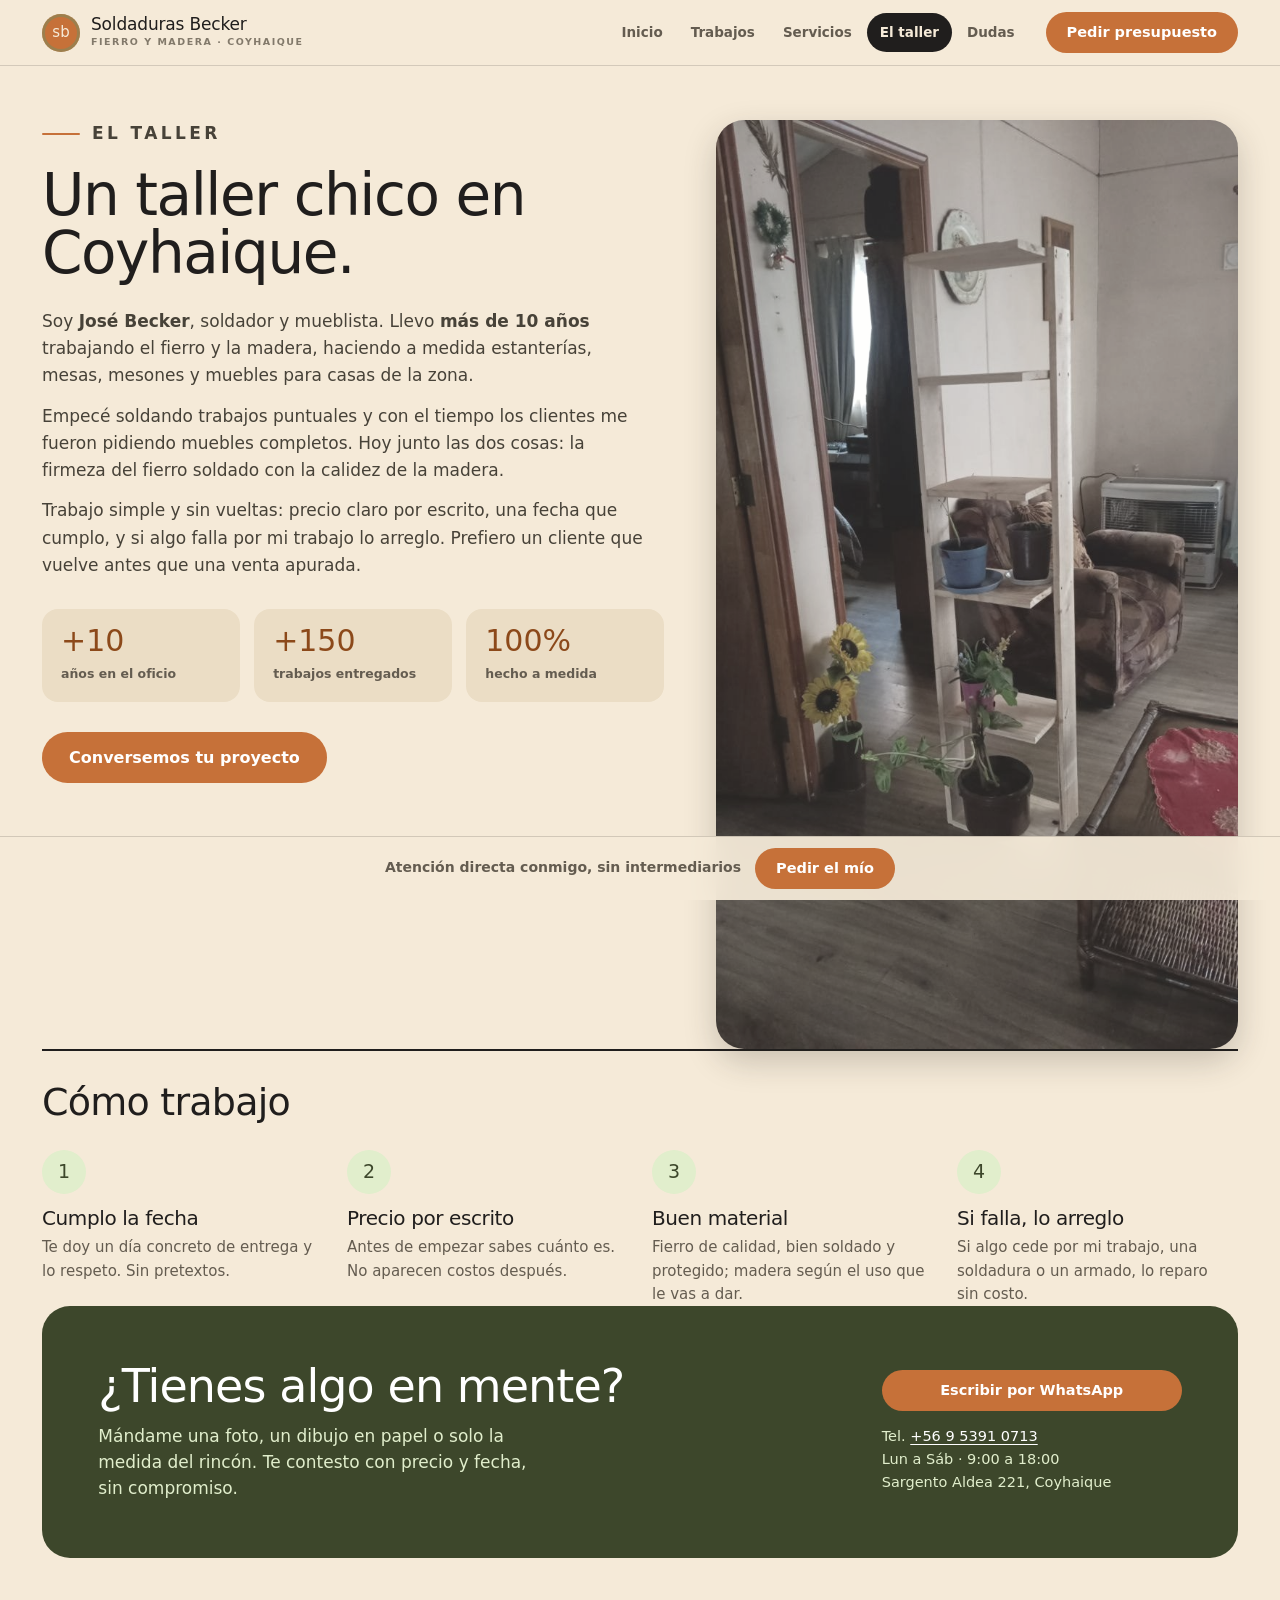
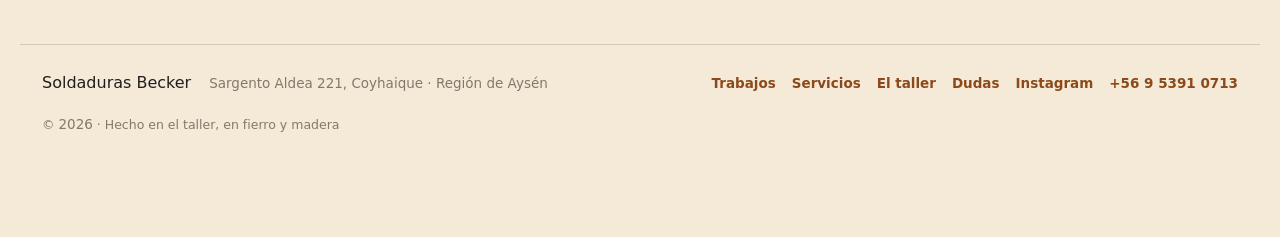
<file: nosotros.html>
<!DOCTYPE html>
<html lang="es">
<head>
  <meta charset="UTF-8" />
  <meta name="viewport" content="width=device-width, initial-scale=1.0" />
  <title>El taller | Soldaduras Becker · José Becker, Coyhaique</title>
  <meta name="description" content="Un taller chico en Coyhaique. José Becker, soldador y mueblista con más de 10 años haciendo muebles en fierro y madera a medida. Atención directa por WhatsApp." />
  <meta name="theme-color" content="#f5ead8" />

  <meta http-equiv="Content-Security-Policy" content="default-src 'self'; img-src 'self' data: https://*.google-analytics.com https://*.googletagmanager.com; style-src 'self' https://fonts.googleapis.com; font-src https://fonts.gstatic.com; script-src 'self' https://www.googletagmanager.com; connect-src 'self' https://*.google-analytics.com https://*.analytics.google.com https://*.googletagmanager.com; frame-src https://www.googletagmanager.com; base-uri 'self'; form-action 'self'" />
  <meta name="referrer" content="strict-origin-when-cross-origin" />

  <meta property="og:title" content="El taller | Soldaduras Becker" />
  <meta property="og:description" content="Un taller chico en Coyhaique. José Becker, soldador y mueblista con más de 10 años haciendo muebles en fierro y madera a medida. Atención directa por WhatsApp." />
  <meta property="og:type" content="website" />
  <meta property="og:url" content="https://5egaloz.github.io/soldaduras-becker/nosotros.html" />
  <meta property="og:image" content="https://5egaloz.github.io/soldaduras-becker/assets/og-imagen.jpg" />
  <meta name="twitter:card" content="summary_large_image" />
  <meta name="twitter:title" content="El taller | Soldaduras Becker" />
  <meta name="twitter:description" content="Un taller chico en Coyhaique. José Becker, soldador y mueblista con más de 10 años haciendo muebles en fierro y madera a medida. Atención directa por WhatsApp." />
  <meta name="twitter:image" content="https://5egaloz.github.io/soldaduras-becker/assets/og-imagen.jpg" />

  <link rel="canonical" href="https://5egaloz.github.io/soldaduras-becker/nosotros.html" />
  <link rel="icon" type="image/svg+xml" href="assets/favicon.svg" />

  <script type="application/ld+json">
  {
    "@context": "https://schema.org",
    "@type": "LocalBusiness",
    "name": "Soldaduras Becker",
    "description": "Taller de muebles y estructuras en fierro y madera a medida: estanterías, mesas, mesones, repisas y soldadura general.",
    "url": "https://5egaloz.github.io/soldaduras-becker/",
    "image": "https://5egaloz.github.io/soldaduras-becker/assets/og-imagen.jpg",
    "telephone": "+56953910713",
    "address": {
      "@type": "PostalAddress",
      "streetAddress": "Sargento Aldea 221",
      "addressLocality": "Coyhaique",
      "addressRegion": "Región de Aysén",
      "addressCountry": "CL"
    },
    "areaServed": "Coyhaique y alrededores, Región de Aysén, Chile",
    "openingHours": "Mo-Sa 09:00-18:00",
    "priceRange": "$$",
    "sameAs": ["https://www.instagram.com/muebleria.becker/"]
  }
  </script>

  <link rel="preconnect" href="https://fonts.googleapis.com" />
  <link rel="preconnect" href="https://fonts.gstatic.com" crossorigin />
  <link href="https://fonts.googleapis.com/css2?family=Caprasimo&family=Figtree:wght@400;500;600;700;800&display=swap" rel="stylesheet" />
  <link rel="stylesheet" href="style.css?v=20260726" />
  <script src="assets/gtm.js"></script>
</head>
<body>
  <noscript><iframe src="https://www.googletagmanager.com/ns.html?id=GTM-TWC8D49J" height="0" width="0" title="Google Tag Manager"></iframe></noscript>
  <header class="site-head">
    <div class="wrap site-head__inner">
      <a class="brand" href="index.html">
        <span class="brand__mark">sb</span>
        <span class="brand__txt">
          <b>Soldaduras Becker</b>
          <small>Fierro y madera · Coyhaique</small>
        </span>
      </a>
      <button class="site-head__toggle" type="button" aria-label="Abrir menú" aria-expanded="false" aria-controls="menu">
        <span></span><span></span><span></span>
      </button>
      <nav class="site-nav" id="menu">
        <a href="index.html">Inicio</a>
        <a href="galeria.html">Trabajos</a>
        <a href="servicios.html">Servicios</a>
        <a href="nosotros.html" class="is-on" aria-current="page">El taller</a>
        <a href="faq.html">Dudas</a>
      </nav>
      <a class="btn btn-primary site-head__cta" href="#" data-wa="56953910713" data-msg="Hola José, vi su página y quiero cotizar un mueble o trabajo a medida.">Pedir presupuesto</a>
    </div>
  </header>
  <main>
    <section class="wrap taller">
      <div class="taller__txt">
        <p class="eyebrow">El taller</p>
        <h1>Un taller chico en Coyhaique.</h1>
        <p>Soy <b>José Becker</b>, soldador y mueblista. Llevo <b>más de 10 años</b> trabajando el fierro y la madera, haciendo a medida estanterías, mesas, mesones y muebles para casas de la zona.</p>
        <p>Empecé soldando trabajos puntuales y con el tiempo los clientes me fueron pidiendo muebles completos. Hoy junto las dos cosas: la firmeza del fierro soldado con la calidez de la madera.</p>
        <p>Trabajo simple y sin vueltas: precio claro por escrito, una fecha que cumplo, y si algo falla por mi trabajo lo arreglo. Prefiero un cliente que vuelve antes que una venta apurada.</p>
        <div class="stats">
          <div class="stat"><b>+10</b><span>años en el oficio</span></div>
          <div class="stat"><b>+150</b><span>trabajos entregados</span></div>
          <div class="stat"><b>100%</b><span>hecho a medida</span></div>
        </div>
        <a class="btn btn-primary btn-lg" href="#" data-wa="56953910713" data-msg="Hola José, conocí su taller y quiero conversar un proyecto a medida.">Conversemos tu proyecto</a>
      </div>
      <figure class="taller__foto"><img class="washed" src="assets/trabajos/trabajo-11.jpg" alt="Estantería escalera de madera ambientada con plantas en el living" /></figure>
    </section>

    <section class="wrap">
      <h2 class="h-sec h-sec--rule">Cómo trabajo</h2>
      <div class="comos">
        <div class="como"><span class="como__n">1</span><h3>Cumplo la fecha</h3><p>Te doy un día concreto de entrega y lo respeto. Sin pretextos.</p></div>
        <div class="como"><span class="como__n">2</span><h3>Precio por escrito</h3><p>Antes de empezar sabes cuánto es. No aparecen costos después.</p></div>
        <div class="como"><span class="como__n">3</span><h3>Buen material</h3><p>Fierro de calidad, bien soldado y protegido; madera según el uso que le vas a dar.</p></div>
        <div class="como"><span class="como__n">4</span><h3>Si falla, lo arreglo</h3><p>Si algo cede por mi trabajo, una soldadura o un armado, lo reparo sin costo.</p></div>
      </div>
    </section>
  <section class="wrap">
    <div class="cierre">
      <div class="cierre__txt">
        <h2>¿Tienes algo en mente?</h2>
        <p>Mándame una foto, un dibujo en papel o solo la medida del rincón. Te contesto con precio y fecha, sin compromiso.</p>
      </div>
      <div class="cierre__act">
        <a class="btn btn-primary btn-block" href="#" data-wa="56953910713" data-msg="Hola José, vi su página y quiero cotizar un mueble o trabajo a medida.">Escribir por WhatsApp</a>
        <p class="cierre__datos">
          Tel. <a href="tel:+56953910713">+56 9 5391 0713</a><br />
          Lun a Sáb · 9:00 a 18:00<br />
          Sargento Aldea 221, Coyhaique
        </p>
      </div>
    </div>
  </section>
  </main>
  <footer class="site-foot">
    <div class="wrap site-foot__inner">
      <b>Soldaduras Becker</b>
      <span>Sargento Aldea 221, Coyhaique · Región de Aysén</span>
      <nav>
        <a href="galeria.html">Trabajos</a>
        <a href="servicios.html">Servicios</a>
        <a href="nosotros.html">El taller</a>
        <a href="faq.html">Dudas</a>
        <a href="https://www.instagram.com/muebleria.becker/" target="_blank" rel="noopener">Instagram</a>
        <a href="tel:+56953910713">+56 9 5391 0713</a>
      </nav>
      <small>© <span id="year"></span> · Hecho en el taller, en fierro y madera</small>
    </div>
  </footer>

  <div class="wabar">
    <span class="wabar__txt">Atención directa conmigo, sin intermediarios</span>
    <a class="btn btn-primary" href="#" data-wa="56953910713" data-msg="Hola José, vi su página y quiero pedir un trabajo a medida.">Pedir el mío</a>
  </div>

  <script src="script.js?v=20260726"></script>
  <script src="analytics.js"></script>
</body>
</html>
</file>
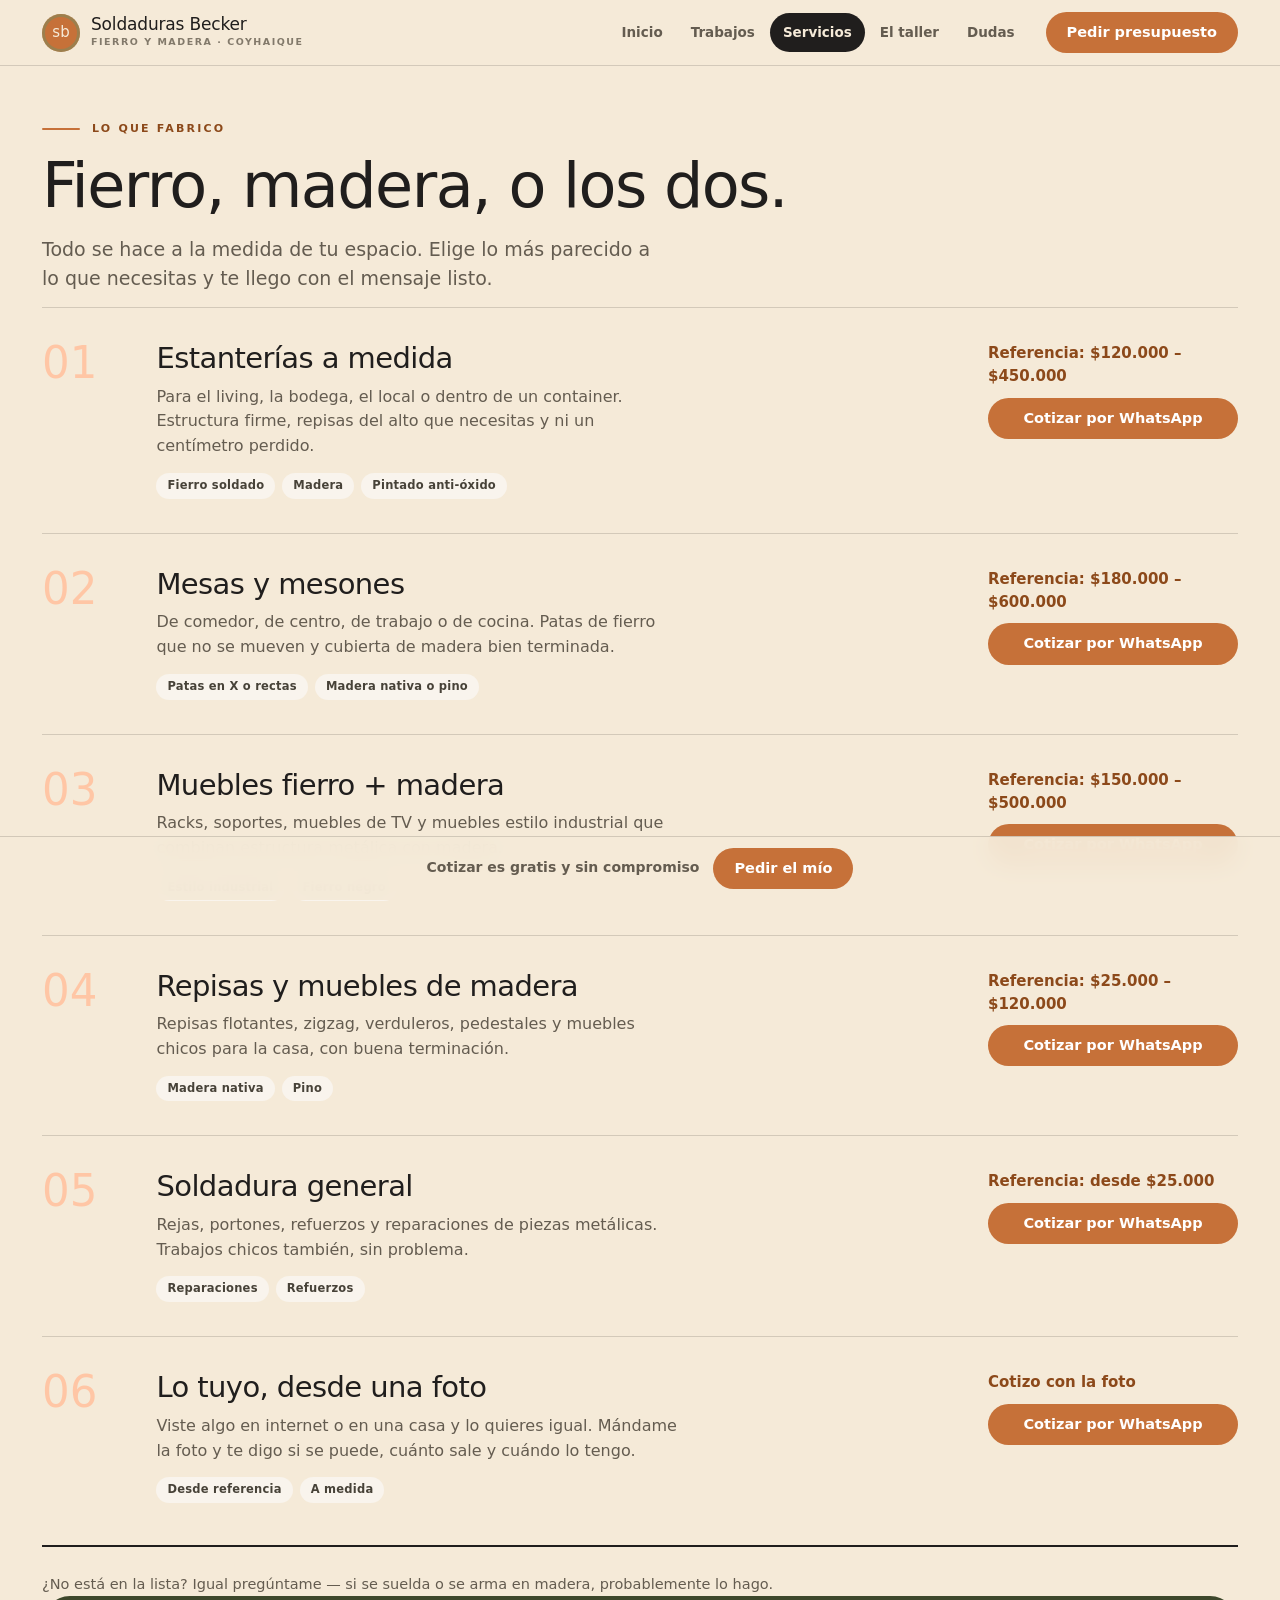
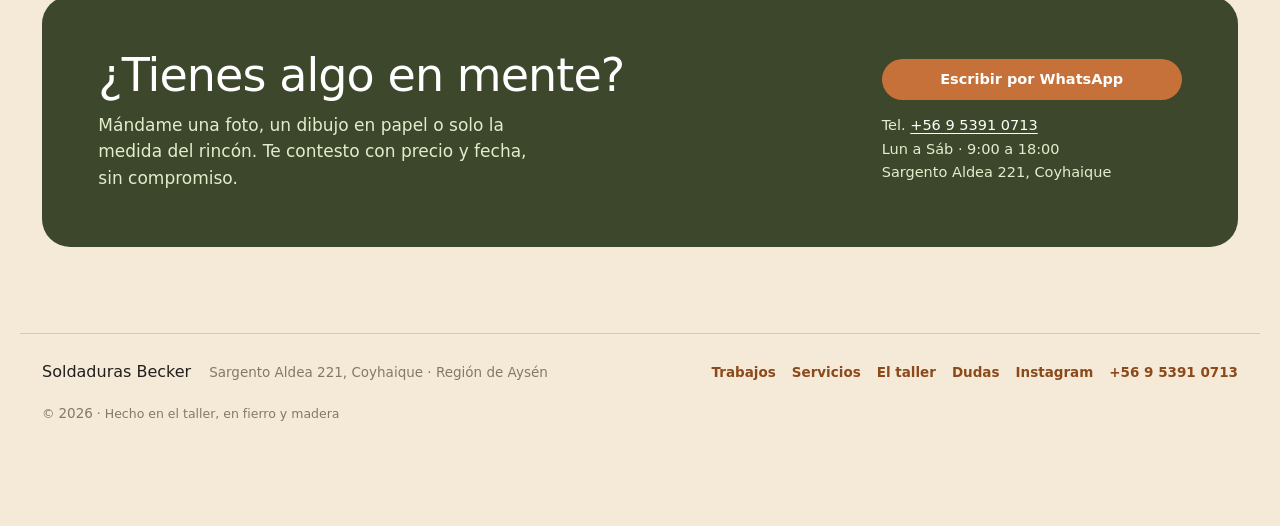
<file: servicios.html>
<!DOCTYPE html>
<html lang="es">
<head>
  <meta charset="UTF-8" />
  <meta name="viewport" content="width=device-width, initial-scale=1.0" />
  <title>Lo que fabrico a medida | Soldaduras Becker · Coyhaique</title>
  <meta name="description" content="Estanterías, mesas, mesones, muebles en fierro y madera, repisas y soldadura general — todo a medida en Coyhaique. Valores de referencia y cotización por WhatsApp." />
  <meta name="theme-color" content="#f5ead8" />

  <meta http-equiv="Content-Security-Policy" content="default-src 'self'; img-src 'self' data: https://*.google-analytics.com https://*.googletagmanager.com; style-src 'self' https://fonts.googleapis.com; font-src https://fonts.gstatic.com; script-src 'self' https://www.googletagmanager.com; connect-src 'self' https://*.google-analytics.com https://*.analytics.google.com https://*.googletagmanager.com; frame-src https://www.googletagmanager.com; base-uri 'self'; form-action 'self'" />
  <meta name="referrer" content="strict-origin-when-cross-origin" />

  <meta property="og:title" content="Lo que fabrico a medida | Soldaduras Becker" />
  <meta property="og:description" content="Estanterías, mesas, mesones, muebles en fierro y madera, repisas y soldadura general — todo a medida en Coyhaique. Valores de referencia y cotización por WhatsApp." />
  <meta property="og:type" content="website" />
  <meta property="og:url" content="https://5egaloz.github.io/soldaduras-becker/servicios.html" />
  <meta property="og:image" content="https://5egaloz.github.io/soldaduras-becker/assets/og-imagen.jpg" />
  <meta name="twitter:card" content="summary_large_image" />
  <meta name="twitter:title" content="Lo que fabrico a medida | Soldaduras Becker" />
  <meta name="twitter:description" content="Estanterías, mesas, mesones, muebles en fierro y madera, repisas y soldadura general — todo a medida en Coyhaique. Valores de referencia y cotización por WhatsApp." />
  <meta name="twitter:image" content="https://5egaloz.github.io/soldaduras-becker/assets/og-imagen.jpg" />

  <link rel="canonical" href="https://5egaloz.github.io/soldaduras-becker/servicios.html" />
  <link rel="icon" type="image/svg+xml" href="assets/favicon.svg" />

  <script type="application/ld+json">
  {
    "@context": "https://schema.org",
    "@type": "LocalBusiness",
    "name": "Soldaduras Becker",
    "description": "Taller de muebles y estructuras en fierro y madera a medida: estanterías, mesas, mesones, repisas y soldadura general.",
    "url": "https://5egaloz.github.io/soldaduras-becker/",
    "image": "https://5egaloz.github.io/soldaduras-becker/assets/og-imagen.jpg",
    "telephone": "+56953910713",
    "address": {
      "@type": "PostalAddress",
      "streetAddress": "Sargento Aldea 221",
      "addressLocality": "Coyhaique",
      "addressRegion": "Región de Aysén",
      "addressCountry": "CL"
    },
    "areaServed": "Coyhaique y alrededores, Región de Aysén, Chile",
    "openingHours": "Mo-Sa 09:00-18:00",
    "priceRange": "$$",
    "sameAs": ["https://www.instagram.com/muebleria.becker/"]
  }
  </script>

  <link rel="preconnect" href="https://fonts.googleapis.com" />
  <link rel="preconnect" href="https://fonts.gstatic.com" crossorigin />
  <link href="https://fonts.googleapis.com/css2?family=Caprasimo&family=Figtree:wght@400;500;600;700;800&display=swap" rel="stylesheet" />
  <link rel="stylesheet" href="style.css?v=20260726" />
  <script src="assets/gtm.js"></script>
</head>
<body>
  <noscript><iframe src="https://www.googletagmanager.com/ns.html?id=GTM-TWC8D49J" height="0" width="0" title="Google Tag Manager"></iframe></noscript>
  <header class="site-head">
    <div class="wrap site-head__inner">
      <a class="brand" href="index.html">
        <span class="brand__mark">sb</span>
        <span class="brand__txt">
          <b>Soldaduras Becker</b>
          <small>Fierro y madera · Coyhaique</small>
        </span>
      </a>
      <button class="site-head__toggle" type="button" aria-label="Abrir menú" aria-expanded="false" aria-controls="menu">
        <span></span><span></span><span></span>
      </button>
      <nav class="site-nav" id="menu">
        <a href="index.html">Inicio</a>
        <a href="galeria.html">Trabajos</a>
        <a href="servicios.html" class="is-on" aria-current="page">Servicios</a>
        <a href="nosotros.html">El taller</a>
        <a href="faq.html">Dudas</a>
      </nav>
      <a class="btn btn-primary site-head__cta" href="#" data-wa="56953910713" data-msg="Hola José, vi su página y quiero cotizar un mueble o trabajo a medida.">Pedir presupuesto</a>
    </div>
  </header>
  <main>
    <section class="wrap page-top">
      <p class="eyebrow">Lo que fabrico</p>
      <h1>Fierro, madera, o los dos.</h1>
      <p class="lead">Todo se hace a la medida de tu espacio. Elige lo más parecido a lo que necesitas y te llego con el mensaje listo.</p>
    </section>
    <section class="wrap">
      <div class="servs">
        <article class="serv">
          <span class="serv__n">01</span>
          <div class="serv__txt">
            <h2>Estanterías a medida</h2>
            <p>Para el living, la bodega, el local o dentro de un container. Estructura firme, repisas del alto que necesitas y ni un centímetro perdido.</p>
            <div class="serv__tags"><span class="tag tag-neutral">Fierro soldado</span><span class="tag tag-neutral">Madera</span><span class="tag tag-neutral">Pintado anti-óxido</span></div>
          </div>
          <div class="serv__act">
            <span class="serv__precio">Referencia: $120.000 – $450.000</span>
            <a class="btn btn-primary btn-block" href="#" data-wa="56953910713" data-msg="Hola José, quiero cotizar una estantería a medida.">Cotizar por WhatsApp</a>
          </div>
        </article>
        <article class="serv">
          <span class="serv__n">02</span>
          <div class="serv__txt">
            <h2>Mesas y mesones</h2>
            <p>De comedor, de centro, de trabajo o de cocina. Patas de fierro que no se mueven y cubierta de madera bien terminada.</p>
            <div class="serv__tags"><span class="tag tag-neutral">Patas en X o rectas</span><span class="tag tag-neutral">Madera nativa o pino</span></div>
          </div>
          <div class="serv__act">
            <span class="serv__precio">Referencia: $180.000 – $600.000</span>
            <a class="btn btn-primary btn-block" href="#" data-wa="56953910713" data-msg="Hola José, quiero cotizar una mesa o mesón a medida.">Cotizar por WhatsApp</a>
          </div>
        </article>
        <article class="serv">
          <span class="serv__n">03</span>
          <div class="serv__txt">
            <h2>Muebles fierro + madera</h2>
            <p>Racks, soportes, muebles de TV y muebles estilo industrial que combinan estructura metálica con madera.</p>
            <div class="serv__tags"><span class="tag tag-neutral">Estilo industrial</span><span class="tag tag-neutral">Fierro negro</span></div>
          </div>
          <div class="serv__act">
            <span class="serv__precio">Referencia: $150.000 – $500.000</span>
            <a class="btn btn-primary btn-block" href="#" data-wa="56953910713" data-msg="Hola José, quiero cotizar un mueble en fierro y madera.">Cotizar por WhatsApp</a>
          </div>
        </article>
        <article class="serv">
          <span class="serv__n">04</span>
          <div class="serv__txt">
            <h2>Repisas y muebles de madera</h2>
            <p>Repisas flotantes, zigzag, verduleros, pedestales y muebles chicos para la casa, con buena terminación.</p>
            <div class="serv__tags"><span class="tag tag-neutral">Madera nativa</span><span class="tag tag-neutral">Pino</span></div>
          </div>
          <div class="serv__act">
            <span class="serv__precio">Referencia: $25.000 – $120.000</span>
            <a class="btn btn-primary btn-block" href="#" data-wa="56953910713" data-msg="Hola José, quiero cotizar una repisa o mueble de madera.">Cotizar por WhatsApp</a>
          </div>
        </article>
        <article class="serv">
          <span class="serv__n">05</span>
          <div class="serv__txt">
            <h2>Soldadura general</h2>
            <p>Rejas, portones, refuerzos y reparaciones de piezas metálicas. Trabajos chicos también, sin problema.</p>
            <div class="serv__tags"><span class="tag tag-neutral">Reparaciones</span><span class="tag tag-neutral">Refuerzos</span></div>
          </div>
          <div class="serv__act">
            <span class="serv__precio">Referencia: desde $25.000</span>
            <a class="btn btn-primary btn-block" href="#" data-wa="56953910713" data-msg="Hola José, necesito un trabajo de soldadura o una reparación.">Cotizar por WhatsApp</a>
          </div>
        </article>
        <article class="serv">
          <span class="serv__n">06</span>
          <div class="serv__txt">
            <h2>Lo tuyo, desde una foto</h2>
            <p>Viste algo en internet o en una casa y lo quieres igual. Mándame la foto y te digo si se puede, cuánto sale y cuándo lo tengo.</p>
            <div class="serv__tags"><span class="tag tag-neutral">Desde referencia</span><span class="tag tag-neutral">A medida</span></div>
          </div>
          <div class="serv__act">
            <span class="serv__precio">Cotizo con la foto</span>
            <a class="btn btn-primary btn-block" href="#" data-wa="56953910713" data-msg="Hola José, tengo una foto de referencia de lo que quiero. ¿La puede cotizar?">Cotizar por WhatsApp</a>
          </div>
        </article>
      </div>
      <p class="cierre-nota">¿No está en la lista? Igual pregúntame — si se suelda o se arma en madera, probablemente lo hago.</p>
    </section>
  <section class="wrap">
    <div class="cierre">
      <div class="cierre__txt">
        <h2>¿Tienes algo en mente?</h2>
        <p>Mándame una foto, un dibujo en papel o solo la medida del rincón. Te contesto con precio y fecha, sin compromiso.</p>
      </div>
      <div class="cierre__act">
        <a class="btn btn-primary btn-block" href="#" data-wa="56953910713" data-msg="Hola José, vi su página y quiero cotizar un mueble o trabajo a medida.">Escribir por WhatsApp</a>
        <p class="cierre__datos">
          Tel. <a href="tel:+56953910713">+56 9 5391 0713</a><br />
          Lun a Sáb · 9:00 a 18:00<br />
          Sargento Aldea 221, Coyhaique
        </p>
      </div>
    </div>
  </section>
  </main>
  <footer class="site-foot">
    <div class="wrap site-foot__inner">
      <b>Soldaduras Becker</b>
      <span>Sargento Aldea 221, Coyhaique · Región de Aysén</span>
      <nav>
        <a href="galeria.html">Trabajos</a>
        <a href="servicios.html">Servicios</a>
        <a href="nosotros.html">El taller</a>
        <a href="faq.html">Dudas</a>
        <a href="https://www.instagram.com/muebleria.becker/" target="_blank" rel="noopener">Instagram</a>
        <a href="tel:+56953910713">+56 9 5391 0713</a>
      </nav>
      <small>© <span id="year"></span> · Hecho en el taller, en fierro y madera</small>
    </div>
  </footer>

  <div class="wabar">
    <span class="wabar__txt">Cotizar es gratis y sin compromiso</span>
    <a class="btn btn-primary" href="#" data-wa="56953910713" data-msg="Hola José, vi su página y quiero pedir un trabajo a medida.">Pedir el mío</a>
  </div>

  <script src="script.js?v=20260726"></script>
  <script src="analytics.js"></script>
</body>
</html>
</file>
<file: style.css>
/* ══════════════════════════════════════════════════════════════════════════
   Soldaduras Becker — sistema visual "Organic": papel crema, tinta terracota,
   segunda voz salvia. Caprasimo para títulos, Figtree para el texto.
   Todo sale de las variables de abajo: no escribas hex ni tamaños a mano.
   ══════════════════════════════════════════════════════════════════════════ */
:root {
  --color-bg: #f5ead8;
  --color-surface: #ebddc5;
  --color-text: #201e1d;
  --color-accent: #c67139;
  --color-accent-2: #7a8a5e;
  --color-divider: color-mix(in srgb, #201e1d 16%, transparent);

  --color-neutral-100: #f9f4ed;
  --color-neutral-200: #eee7db;
  --color-neutral-300: #dcd3c4;
  --color-neutral-400: #c0b6a5;
  --color-neutral-500: #a19786;
  --color-neutral-600: #82796a;
  --color-neutral-700: #645c50;
  --color-neutral-800: #474238;
  --color-neutral-900: #2e2b25;

  --color-accent-100: #fff2eb;
  --color-accent-200: #ffe1d0;
  --color-accent-300: #ffc6a5;
  --color-accent-400: #f6a06b;
  --color-accent-500: #d67f48;
  --color-accent-600: #b2622d;
  --color-accent-700: #8c491a;
  --color-accent-800: #643312;
  --color-accent-900: #402310;

  --color-accent-2-100: #f0fae1;
  --color-accent-2-200: #e1eecc;
  --color-accent-2-300: #ccdbb2;
  --color-accent-2-400: #aebf92;
  --color-accent-2-500: #8fa073;
  --color-accent-2-600: #728157;
  --color-accent-2-700: #56633f;
  --color-accent-2-800: #3d472b;
  --color-accent-2-900: #272e1b;

  --font-heading: "Caprasimo", system-ui, sans-serif;
  --font-heading-weight: 400;
  --font-body: "Figtree", system-ui, sans-serif;

  --space-1: 4.4px;
  --space-2: 8.8px;
  --space-3: 13.2px;
  --space-4: 17.6px;
  --space-6: 26.4px;
  --space-8: 35.2px;

  --radius-sm: 8px;
  --radius-md: 16px;
  --radius-lg: 28px;

  --shadow-sm: 0 1px 2px color-mix(in srgb, #2e2b25 14%, transparent);
  --shadow-md: 0 3px 10px color-mix(in srgb, #2e2b25 16%, transparent);
  --shadow-lg: 0 12px 32px color-mix(in srgb, #2e2b25 22%, transparent);

  --max: 1240px;
}

*, *::before, *::after { box-sizing: border-box; }
html { scroll-behavior: smooth; }
body {
  margin: 0;
  background: var(--color-bg);
  color: var(--color-text);
  font-family: var(--font-body);
  font-size: 15px;
  line-height: 1.55;
  -webkit-font-smoothing: antialiased;
}
h1, h2, h3, h4 {
  font-family: var(--font-heading);
  font-weight: var(--font-heading-weight);
  line-height: 1.12;
  letter-spacing: -0.02em;
  margin: 0 0 var(--space-2);
  text-wrap: pretty;
}
p { margin: 0 0 var(--space-3); text-wrap: pretty; }
figure { margin: 0; }
img { display: block; max-width: 100%; }
a { color: var(--color-accent-700); text-underline-offset: 3px; }
a:hover { color: var(--color-accent-800); }
:focus { outline: none; }
:focus-visible { outline: 2px solid var(--color-accent); outline-offset: 2px; }
::selection { background: var(--color-accent-200); }

noscript { display: none; }

/* Las fotos se lavan para que se asienten en el papel. En el cuaderno el lavado
   es más suave: ahí la foto es el producto y tiene que leerse. */
.washed { filter: saturate(0.6) contrast(0.85) brightness(1.1) opacity(0.94); }
.pieza__foto .washed { filter: saturate(0.92) contrast(0.97) brightness(1.03); }

/* ── botones y etiquetas ────────────────────────────────────────────────── */
.btn {
  display: inline-flex; align-items: center; justify-content: center; gap: 6px;
  cursor: pointer; text-decoration: none;
  font-family: var(--font-body); font-weight: 700; font-size: 14.5px; line-height: 1.2;
  color: var(--color-text);
  background: transparent; border: 1.5px solid transparent;
  padding: 11px 20px; border-radius: 999px;
  transition: background .18s ease, color .18s ease, border-color .18s ease;
}
.btn-primary { background: var(--color-accent); color: #fff; }
.btn-primary:hover { background: var(--color-accent-600); color: #fff; }
.btn-primary:active { background: var(--color-accent-700); }
.btn-outline { border-color: var(--color-divider); color: var(--color-text); }
.btn-outline:hover { background: color-mix(in srgb, var(--color-accent) 12%, transparent); border-color: var(--color-accent); color: var(--color-accent-800); }
.btn-outline:active { background: color-mix(in srgb, var(--color-accent) 20%, transparent); }
.btn-lg { font-size: 16px; padding: 15px 26px; }
.btn-block { width: 100%; }

.tag {
  display: inline-flex; align-items: center; font-size: 11.5px; font-weight: 600;
  letter-spacing: .02em; padding: 4px 11px; border-radius: 999px;
  background: var(--color-neutral-100); color: var(--color-neutral-800);
}

/* ── estructura ─────────────────────────────────────────────────────────── */
.wrap { width: 100%; max-width: var(--max); margin: 0 auto; padding: 0 22px; }
.wrap--narrow { max-width: 880px; }
main > section + section { margin-top: clamp(48px, 7vw, 86px); }
.eyebrow {
  display: flex; align-items: center; gap: 12px;
  font-weight: 700; font-size: 11px; letter-spacing: .2em; text-transform: uppercase;
  color: var(--color-accent-700); margin: 0 0 18px;
}
.eyebrow::before { content: ""; width: 38px; height: 2px; background: var(--color-accent); border-radius: 2px; }
.lead { font-size: clamp(16px, 1.5vw, 19px); line-height: 1.55; color: var(--color-neutral-700); max-width: 52ch; }
.lead--sec { margin-bottom: var(--space-8); }
.h-sec { font-size: clamp(26px, 3.2vw, 38px); margin: 0 0 var(--space-2); }
.h-sec--rule { border-top: 2px solid var(--color-text); padding-top: 30px; margin-bottom: var(--space-6); }

/* ── cabecera ───────────────────────────────────────────────────────────── */
.site-head {
  position: sticky; top: 0; z-index: 40;
  background: color-mix(in srgb, var(--color-bg) 92%, transparent);
  backdrop-filter: blur(12px); -webkit-backdrop-filter: blur(12px);
  border-bottom: 1px solid var(--color-divider);
}
.site-head__inner { display: flex; align-items: center; gap: 18px; padding-top: 12px; padding-bottom: 12px; }
.brand { display: flex; align-items: center; gap: 11px; text-decoration: none; color: inherit; }
.brand__mark {
  width: 38px; height: 38px; flex: none; border-radius: 999px;
  background: var(--color-accent); color: var(--color-bg);
  display: flex; align-items: center; justify-content: center;
  font-family: var(--font-heading); font-size: 15px;
  box-shadow: inset 0 0 0 3px color-mix(in srgb, var(--color-accent-2) 55%, transparent);
}
.brand__txt { display: flex; flex-direction: column; gap: 2px; }
.brand__txt b { font-family: var(--font-heading); font-weight: 400; font-size: 17px; line-height: 1; letter-spacing: -.01em; }
.brand__txt small { font-size: 9.5px; font-weight: 600; letter-spacing: .16em; text-transform: uppercase; color: var(--color-neutral-600); }
.site-nav { display: flex; gap: 2px; margin-left: auto; flex-wrap: wrap; }
.site-nav a {
  font-weight: 600; font-size: 13.5px; text-decoration: none;
  color: var(--color-neutral-700); padding: 9px 13px; border-radius: 999px;
  transition: background .18s ease, color .18s ease;
}
.site-nav a:hover { background: var(--color-accent-200); color: var(--color-accent-800); }
.site-nav a.is-on { background: var(--color-text); color: var(--color-bg); }
.site-head__cta { white-space: nowrap; }
.site-head__toggle { display: none; }

/* ── portada ────────────────────────────────────────────────────────────── */
.hero {
  display: flex; gap: clamp(24px, 4vw, 56px); align-items: flex-end; flex-wrap: wrap;
  padding-top: clamp(28px, 5vw, 56px);
}
.hero__txt { flex: 1 1 420px; min-width: 300px; }
.hero__txt h1 { font-size: clamp(40px, 6.4vw, 74px); line-height: .98; letter-spacing: -.025em; margin-bottom: var(--space-4); }
.hero__txt .lead { max-width: 44ch; margin-bottom: var(--space-6); }
.hero__act { display: flex; gap: 12px; flex-wrap: wrap; }
.hero__fotos { flex: 1 1 380px; min-width: 300px; position: relative; height: clamp(320px, 34vw, 440px); }
.hero__foto { position: absolute; border-radius: var(--radius-lg); overflow: hidden; box-shadow: var(--shadow-lg); }
.hero__foto img { width: 100%; height: 100%; object-fit: cover; }
.hero__foto--a { left: 0; bottom: 0; width: 58%; aspect-ratio: 4/3; transform: rotate(-2.5deg); }
.hero__foto--b { right: 0; top: 0; width: 56%; aspect-ratio: 3/4; transform: rotate(2deg); }
.hero__sello {
  position: absolute; left: 52%; bottom: 6%; z-index: 2;
  width: 88px; height: 88px; border-radius: 999px;
  background: var(--color-accent-2); color: var(--color-bg);
  display: flex; flex-direction: column; align-items: center; justify-content: center; gap: 1px;
  box-shadow: var(--shadow-md); text-align: center;
}
.hero__sello b { font-family: var(--font-heading); font-weight: 400; font-size: 24px; line-height: 1; }
.hero__sello small { font-size: 8.5px; font-weight: 600; letter-spacing: .1em; text-transform: uppercase; line-height: 1.2; }

.page-top { padding-top: clamp(28px, 5vw, 54px); }
.page-top h1 { font-size: clamp(34px, 5.4vw, 62px); line-height: 1; letter-spacing: -.025em; max-width: 22ch; margin-bottom: var(--space-4); }
.page-top--narrow h1 { max-width: 18ch; }

/* ── el cuaderno (galería) ──────────────────────────────────────────────── */
.sec-head {
  display: flex; align-items: flex-end; gap: 20px; flex-wrap: wrap;
  border-bottom: 2px solid var(--color-text); padding-bottom: 14px; margin-bottom: 22px;
}
.sec-head h2 { font-size: clamp(26px, 3.2vw, 38px); margin: 0; }
.sec-head p { font-size: 14px; font-weight: 500; color: var(--color-neutral-600); margin: 0 0 3px auto; }

.filtros { display: flex; gap: 8px; flex-wrap: wrap; margin-bottom: 26px; }
.chip {
  font-family: var(--font-body); font-weight: 600; font-size: 13.5px; line-height: 1;
  padding: 10px 17px; border-radius: 999px; cursor: pointer;
  background: transparent; color: var(--color-neutral-800);
  border: 1.5px solid var(--color-divider);
  transition: background .18s ease, color .18s ease, border-color .18s ease;
}
.chip span { opacity: .55; font-weight: 500; }
.chip:hover { border-color: var(--color-accent); color: var(--color-accent-800); }
.chip.is-on { background: var(--color-accent); border-color: var(--color-accent); color: #fff; }

.masonry { columns: 298px; column-gap: 20px; }
.pieza {
  break-inside: avoid; margin: 0 0 20px;
  background: var(--color-neutral-100); border: 1px solid var(--color-divider);
  border-radius: var(--radius-lg); overflow: hidden; box-shadow: var(--shadow-sm);
  transition: box-shadow .2s ease, transform .2s ease;
}
.pieza:hover { box-shadow: var(--shadow-md); transform: translateY(-2px); }
.pieza[hidden] { display: none; }
.pieza__foto {
  display: block; width: 100%; padding: 0; border: 0;
  background: var(--color-neutral-200); cursor: zoom-in; position: relative;
}
.pieza__foto img { width: 100%; height: auto; }
.pieza__n {
  position: absolute; top: 12px; left: 12px;
  font-family: var(--font-heading); font-size: 13px; line-height: 1;
  color: var(--color-bg); background: var(--color-text);
  padding: 7px 10px; border-radius: 999px;
}
.pieza__cap { padding: 15px 17px 17px; }
.pieza__cap h3 { font-size: 19px; line-height: 1.15; margin: 0 0 6px; }
.pieza__cap p { font-size: 13px; font-weight: 500; color: var(--color-neutral-600); margin: 0 0 14px; }

/* ── pasos ──────────────────────────────────────────────────────────────── */
.pasos { display: grid; grid-template-columns: repeat(auto-fit, minmax(258px, 1fr)); gap: 22px; }
.paso { display: flex; gap: 16px; align-items: flex-start; }
.paso__n {
  flex: none; width: 56px; height: 56px; border-radius: 999px;
  background: var(--color-accent-200); color: var(--color-accent-800);
  display: flex; align-items: center; justify-content: center;
  font-family: var(--font-heading); font-size: 24px;
}
.paso h3 { font-size: 21px; margin: 0 0 7px; }
.paso p { font-size: 15px; color: var(--color-neutral-700); margin: 0; }

/* ── valores de referencia ──────────────────────────────────────────────── */
.valores { background: var(--color-surface); border-radius: var(--radius-lg); padding: clamp(26px, 3.4vw, 44px); }
.valores__head { display: flex; gap: 20px; align-items: flex-end; flex-wrap: wrap; margin-bottom: 24px; }
.valores__head h2 { font-size: clamp(24px, 3vw, 34px); margin: 0; }
.valores__head p { font-size: 13.5px; font-weight: 500; color: var(--color-neutral-700); margin: 0 0 3px auto; max-width: 34ch; }
.valor { display: flex; gap: 14px; align-items: baseline; flex-wrap: wrap; padding: 15px 0; border-top: 1px solid var(--color-divider); }
.valor__t { font-family: var(--font-heading); font-size: 19px; line-height: 1.2; }
.valor__d { flex: 1 1 40px; min-width: 24px; border-bottom: 1.5px dotted var(--color-neutral-400); transform: translateY(-4px); }
.valor__p { font-weight: 700; font-size: 17px; color: var(--color-accent-700); white-space: nowrap; }

/* ── servicios ──────────────────────────────────────────────────────────── */
.serv {
  display: flex; gap: clamp(18px, 3vw, 44px); flex-wrap: wrap; align-items: flex-start;
  padding: clamp(22px, 3vw, 34px) 0; border-top: 1px solid var(--color-divider);
}
.serv__n { font-family: var(--font-heading); font-size: clamp(30px, 3.4vw, 44px); line-height: 1; color: var(--color-accent-300); flex: none; width: 76px; }
.serv__txt { flex: 1 1 300px; min-width: 250px; }
.serv__txt h2 { font-size: clamp(22px, 2.4vw, 29px); margin: 0 0 10px; }
.serv__txt p { font-size: 16px; color: var(--color-neutral-700); max-width: 52ch; margin: 0 0 14px; }
.serv__tags { display: flex; gap: 7px; flex-wrap: wrap; }
.serv__act { flex: 0 1 250px; display: flex; flex-direction: column; gap: 9px; }
.serv__precio { font-weight: 700; font-size: 15px; color: var(--color-accent-700); }
.cierre-nota {
  border-top: 2px solid var(--color-text); margin: 8px 0 0; padding-top: 26px;
  font-size: 14.5px; font-weight: 500; color: var(--color-neutral-700);
}

/* ── el taller ──────────────────────────────────────────────────────────── */
.taller { display: flex; gap: clamp(26px, 4vw, 60px); flex-wrap: wrap; align-items: flex-start; padding-top: clamp(28px, 5vw, 54px); }
.taller__txt { flex: 1 1 420px; min-width: 300px; }
.taller__txt h1 { font-size: clamp(34px, 5.4vw, 58px); line-height: 1; letter-spacing: -.025em; margin-bottom: var(--space-6); }
.taller__txt p { font-size: 17px; line-height: 1.6; color: var(--color-neutral-800); max-width: 56ch; }
.taller__foto { flex: 1 1 320px; min-width: 280px; border-radius: var(--radius-lg); overflow: hidden; box-shadow: var(--shadow-lg); }
.stats { display: flex; gap: 14px; flex-wrap: wrap; margin: 30px 0; }
.stat { flex: 1 1 130px; background: var(--color-surface); border-radius: var(--radius-md); padding: 17px 19px; }
.stat b { display: block; font-family: var(--font-heading); font-weight: 400; font-size: 30px; line-height: 1; color: var(--color-accent-700); margin-bottom: 6px; }
.stat span { font-size: 12.5px; font-weight: 600; color: var(--color-neutral-700); }
.comos { display: grid; grid-template-columns: repeat(auto-fit, minmax(236px, 1fr)); gap: 24px; }
.como__n {
  display: flex; width: 44px; height: 44px; border-radius: 999px;
  background: var(--color-accent-2-200); color: var(--color-accent-2-800);
  align-items: center; justify-content: center;
  font-family: var(--font-heading); font-size: 19px; margin-bottom: 13px;
}
.como h3 { font-size: 20px; margin: 0 0 7px; }
.como p { font-size: 15px; color: var(--color-neutral-700); margin: 0; }

/* ── dudas ──────────────────────────────────────────────────────────────── */
.faq details { border-top: 1px solid var(--color-divider); padding: 4px 0; }
.faq summary {
  font-family: var(--font-heading); font-size: 20px; line-height: 1.3; letter-spacing: -.01em;
  padding: 17px 0; cursor: pointer; list-style: none;
  display: flex; gap: 14px; align-items: baseline;
}
.faq summary::-webkit-details-marker { display: none; }
.faq__mk { color: var(--color-accent); font-size: 15px; transition: transform .2s ease; }
.faq details[open] .faq__mk { transform: rotate(45deg); }
.faq p { font-size: 16px; line-height: 1.6; color: var(--color-neutral-700); margin: 0 0 20px; padding-left: 29px; max-width: 58ch; }
.faq__cierre {
  border-top: 2px solid var(--color-text); margin-top: 10px; padding-top: 28px;
  display: flex; gap: 18px; flex-wrap: wrap; align-items: center;
}
.faq__cierre p { font-size: 17px; margin: 0; flex: 1 1 240px; }

/* ── cierre + pie ───────────────────────────────────────────────────────── */
.cierre {
  background: var(--color-accent-2-800); color: var(--color-accent-2-100);
  border-radius: var(--radius-lg); padding: clamp(30px, 4.4vw, 60px);
  display: flex; gap: clamp(24px, 4vw, 52px); align-items: center; flex-wrap: wrap;
}
.cierre__txt { flex: 1 1 340px; min-width: 280px; }
.cierre__txt h2 { font-size: clamp(28px, 3.8vw, 46px); line-height: 1.02; color: #fff; margin-bottom: var(--space-3); }
.cierre__txt p { font-size: 17px; color: var(--color-accent-2-200); max-width: 42ch; margin: 0; }
.cierre__act { flex: 0 1 300px; display: flex; flex-direction: column; gap: 14px; }
.cierre__datos { font-size: 14.5px; font-weight: 500; line-height: 1.6; color: var(--color-accent-2-200); margin: 0; }
.cierre__datos a { color: #fff; }

.site-foot { margin-top: clamp(48px, 7vw, 86px); }
.site-foot__inner {
  border-top: 1px solid var(--color-divider); padding-top: 26px; padding-bottom: 34px;
  display: flex; gap: 18px; flex-wrap: wrap; align-items: center;
}
.site-foot b { font-family: var(--font-heading); font-weight: 400; font-size: 16px; }
.site-foot span { font-size: 13.5px; font-weight: 500; color: var(--color-neutral-600); }
.site-foot nav { display: flex; gap: 16px; flex-wrap: wrap; margin-left: auto; }
.site-foot nav a { font-size: 13.5px; font-weight: 600; text-decoration: none; }
.site-foot small { font-size: 12.5px; color: var(--color-neutral-600); flex: 1 1 100%; }

/* ── barra fija de WhatsApp ─────────────────────────────────────────────── */
.wabar {
  position: fixed; left: 0; right: 0; bottom: 0; z-index: 45;
  padding: 11px 16px;
  background: color-mix(in srgb, var(--color-bg) 94%, transparent);
  backdrop-filter: blur(12px); -webkit-backdrop-filter: blur(12px);
  border-top: 1px solid var(--color-divider);
  display: flex; gap: 14px; align-items: center; justify-content: center;
}
.wabar__txt { font-size: 14px; font-weight: 600; color: var(--color-neutral-700); }
body { padding-bottom: 68px; }

/* ── visor de fotos ─────────────────────────────────────────────────────── */
.visor {
  position: fixed; inset: 0; z-index: 60; display: none;
  align-items: center; justify-content: center; padding: 20px;
  background: color-mix(in srgb, var(--color-accent-900) 88%, transparent);
}
.visor.is-open { display: flex; }
.visor__caja {
  max-width: 1000px; width: 100%; background: var(--color-bg);
  border-radius: var(--radius-lg); overflow: hidden; display: flex; flex-wrap: wrap;
  box-shadow: var(--shadow-lg);
}
.visor__foto {
  flex: 1 1 340px; min-width: 280px; max-height: 70vh;
  background: var(--color-neutral-900);
  display: flex; align-items: center; justify-content: center;
}
.visor__foto img { max-width: 100%; max-height: 70vh; width: auto; object-fit: contain; }
.visor__info { flex: 0 1 330px; min-width: 270px; padding: 26px 26px 28px; display: flex; flex-direction: column; gap: 14px; }
.visor__top { display: flex; align-items: center; gap: 12px; }
.visor__n { font-family: var(--font-heading); font-size: 13px; background: var(--color-text); color: var(--color-bg); padding: 7px 11px; border-radius: 999px; }
.visor__pos { font-size: 12.5px; font-weight: 500; color: var(--color-neutral-600); }
.visor__cerrar {
  margin-left: auto; width: 34px; height: 34px; border-radius: 999px;
  border: 1px solid var(--color-divider); background: none; cursor: pointer;
  font-size: 17px; color: var(--color-neutral-700);
}
.visor__info h2 { font-size: clamp(24px, 2.6vw, 31px); margin: 0; }
.visor__fila { display: flex; gap: 10px; font-size: 14px; font-weight: 500; border-top: 1px solid var(--color-divider); padding-top: 9px; }
.visor__fila dt { flex: none; width: 74px; color: var(--color-neutral-600); margin: 0; }
.visor__fila dd { margin: 0; }
.visor__nota { font-size: 12.5px; color: var(--color-neutral-600); margin: 0; }
.visor__nav { display: flex; gap: 9px; margin-top: auto; }
.visor__nav button {
  flex: 1; padding: 11px; border-radius: 999px; cursor: pointer;
  border: 1.5px solid var(--color-divider); background: none;
  font-family: var(--font-body); font-weight: 600; font-size: 14px; color: var(--color-text);
}
.visor__nav button:hover { background: var(--color-accent-200); border-color: var(--color-accent); }

/* ── móvil ──────────────────────────────────────────────────────────────── */
@media (max-width: 860px) {
  .site-head__toggle {
    display: flex; flex-direction: column; justify-content: center; gap: 5px;
    margin-left: auto; width: 42px; height: 42px; padding: 0 9px;
    background: none; border: 1.5px solid var(--color-divider); border-radius: 999px; cursor: pointer;
  }
  .site-head__toggle span { display: block; height: 2px; background: var(--color-text); border-radius: 2px; }
  .site-nav { display: none; order: 3; flex: 1 1 100%; flex-direction: column; gap: 2px; margin: 6px 0 4px; }
  .site-nav.is-open { display: flex; }
  .site-nav a { padding: 12px 14px; }
  .site-head__cta { order: 4; flex: 1 1 100%; }
  .hero__fotos { height: auto; display: flex; gap: 14px; }
  .hero__foto { position: static; width: 50%; transform: none; }
  .hero__foto--a, .hero__foto--b { aspect-ratio: 3/4; }
  .hero__sello { position: static; align-self: center; }
  .wabar__txt { display: none; }
  .wabar .btn { width: 100%; }
}
</file>
